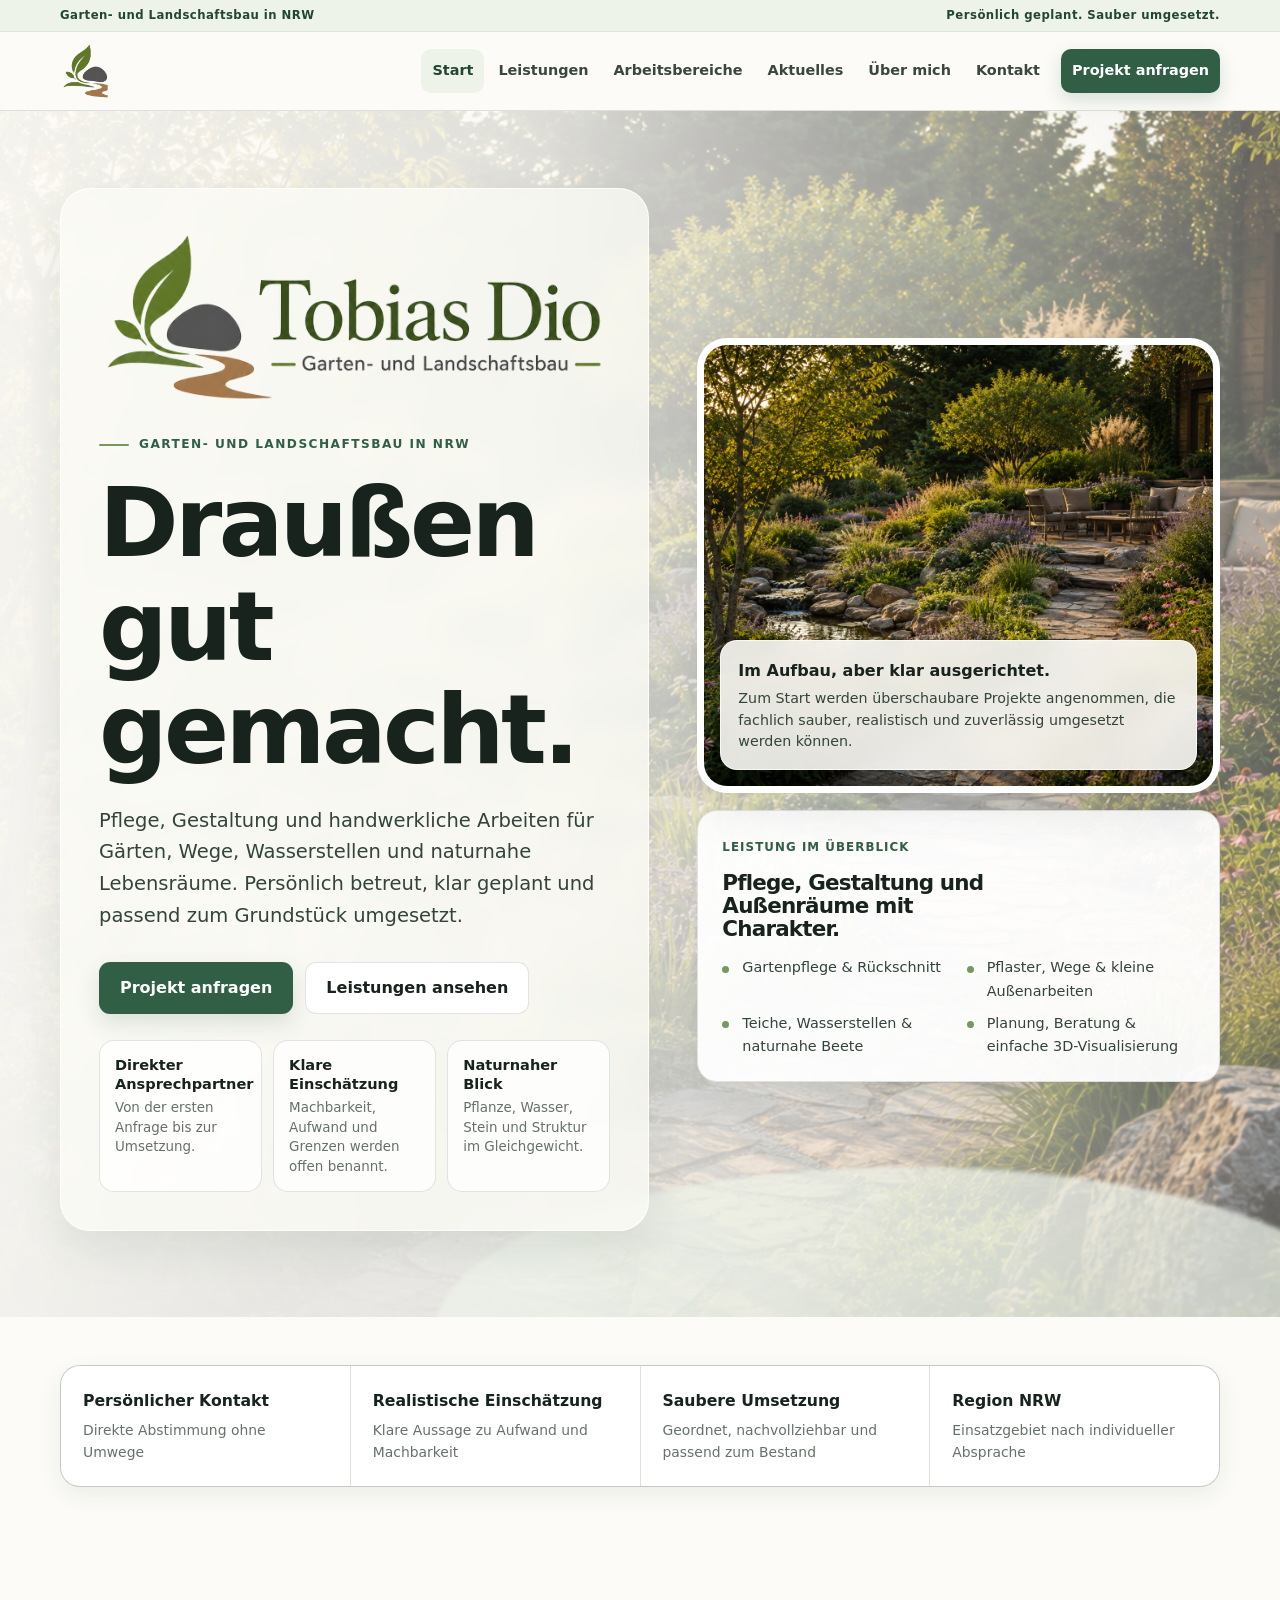
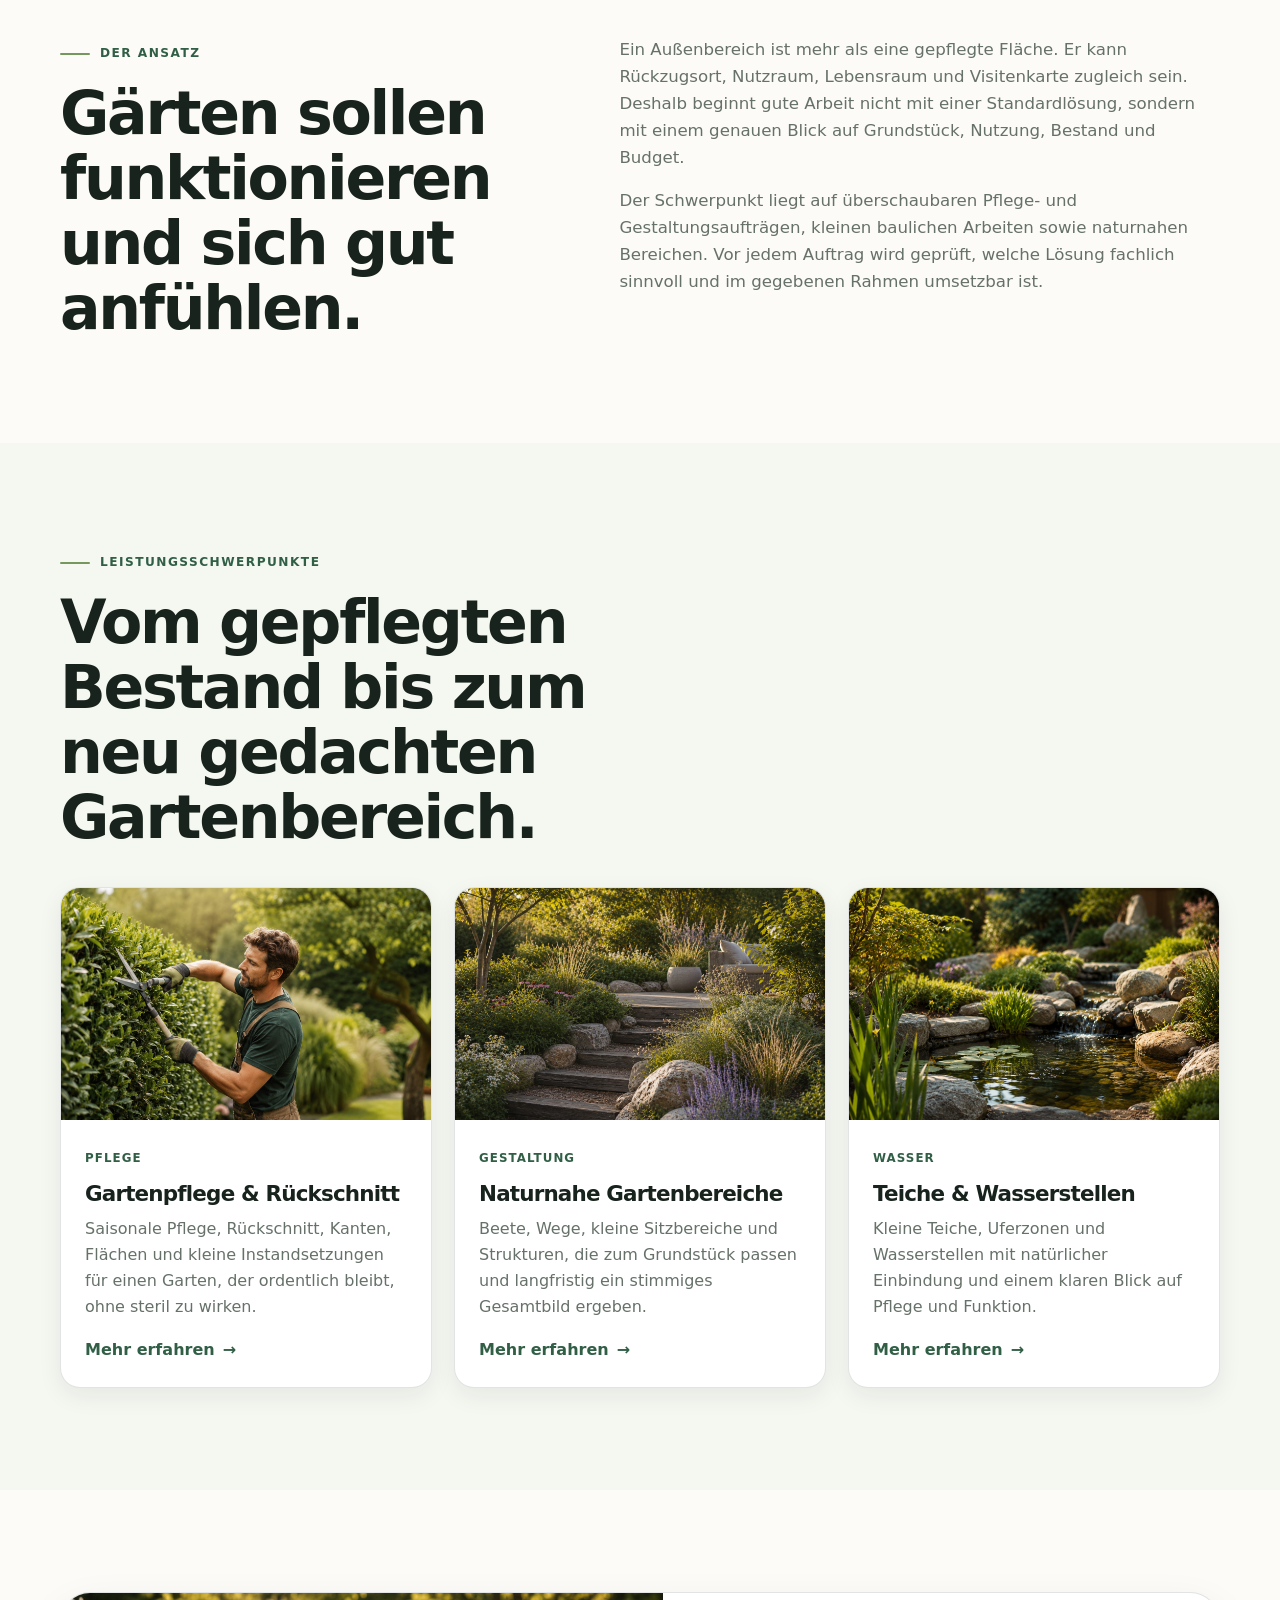
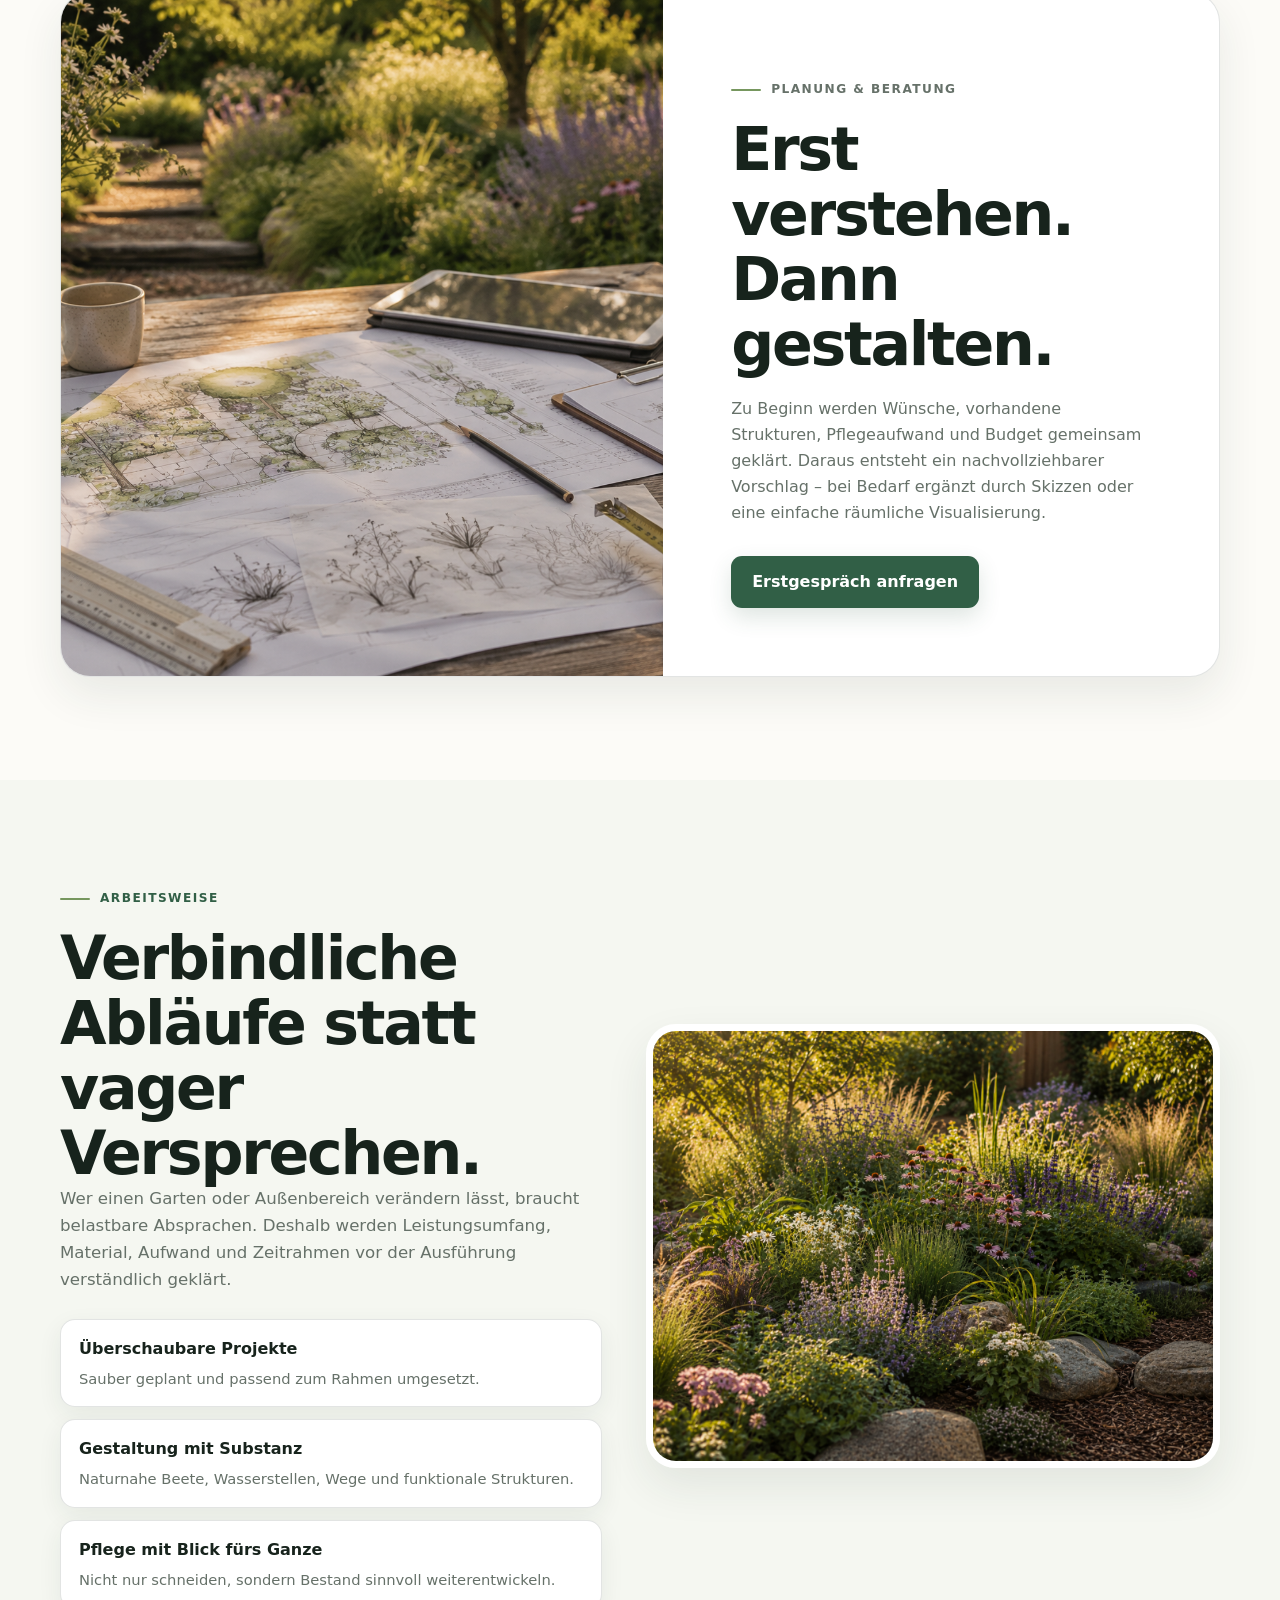
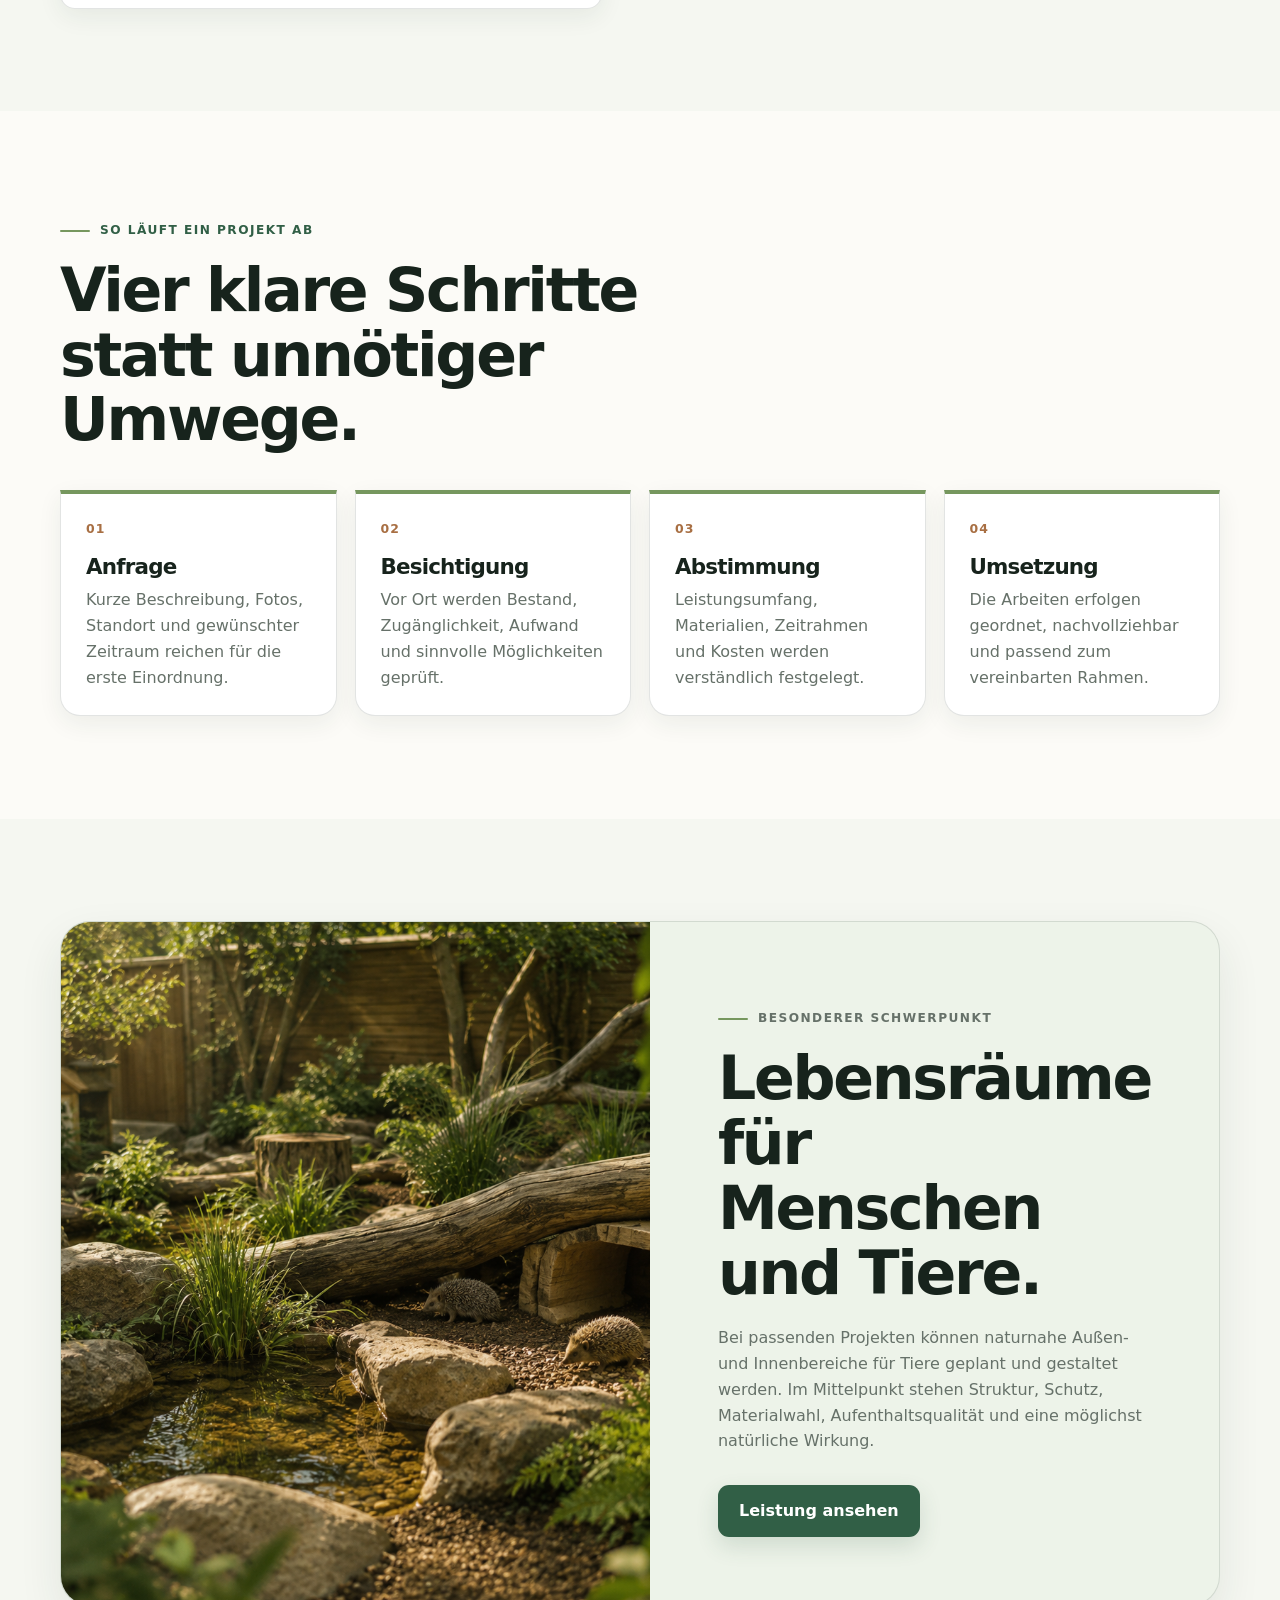
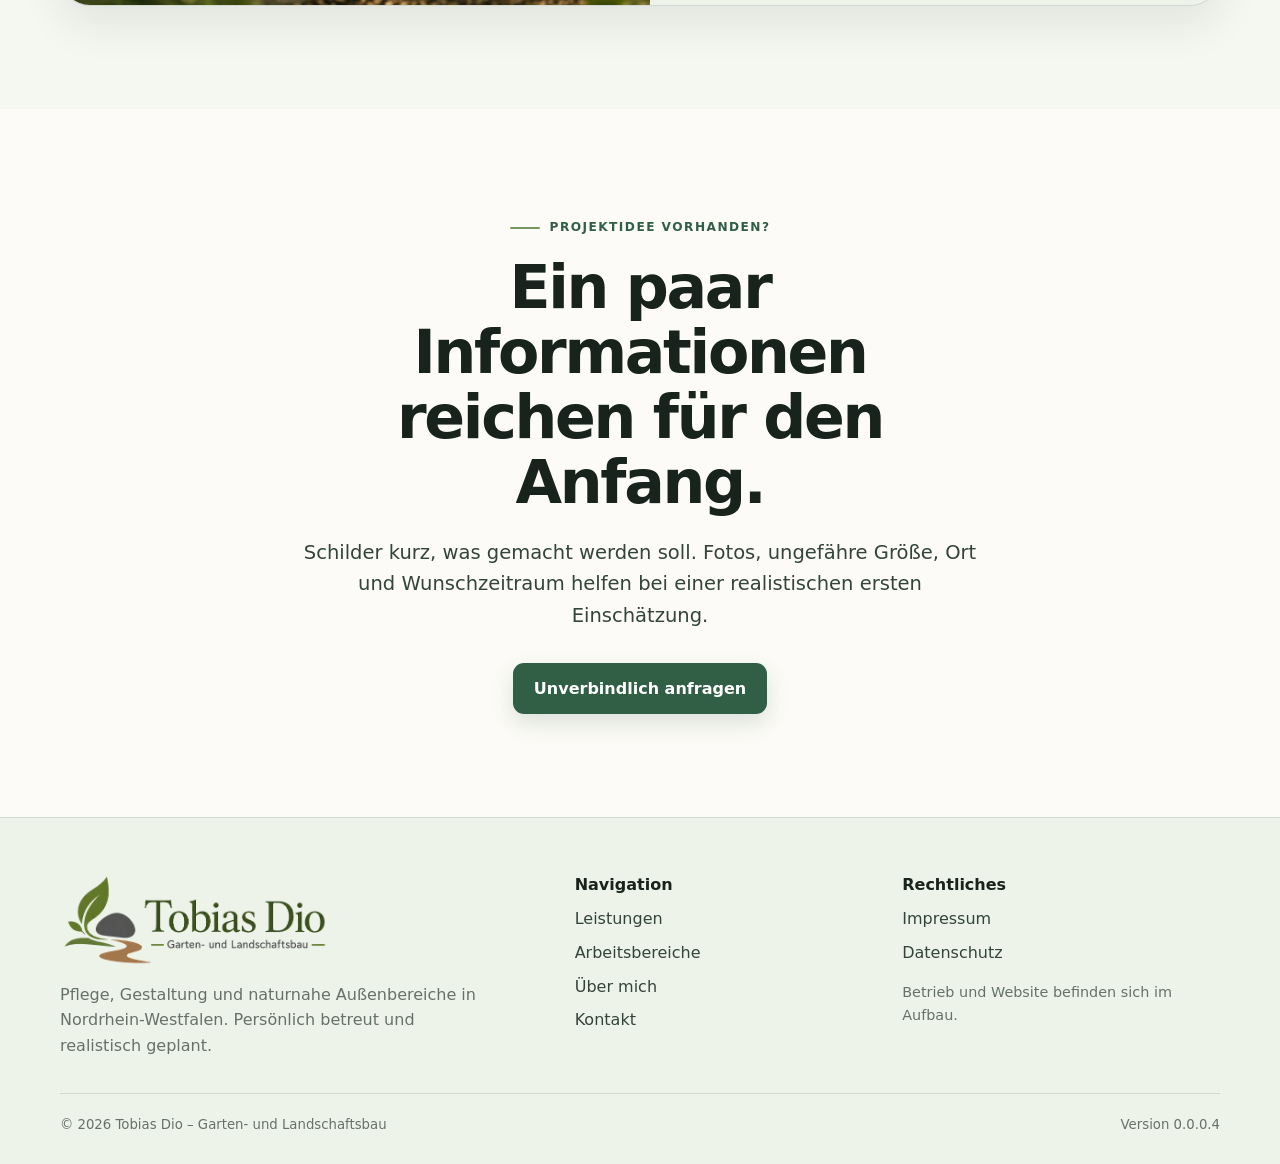
<file: index.html>
<!-- Tobias Dio Website | Version 0.0.0.4 -->
<!doctype html><html lang="de"><head><meta charset="utf-8"><meta name="viewport" content="width=device-width,initial-scale=1"><meta name="site-version" content="0.0.0.4"><title>Tobias Dio | Garten- und Landschaftsbau in NRW</title><meta name="description" content="Tobias Dio – Garten- und Landschaftsbau in NRW. Gartenpflege, naturnahe Gartengestaltung, kleine Pflasterarbeiten, Teichbau und Lebensräume für Tiere."><link rel="icon" type="image/png" href="assets/favicon-64.png"><link rel="stylesheet" href="styles.css"></head><body>
<div class="topbar"><div class="topbar-inner"><span>Garten- und Landschaftsbau in NRW</span><span>Persönlich geplant. Sauber umgesetzt.</span></div></div>
<header class="site-header"><div class="nav-wrap"><a class="brand brand-mark" href="index.html" aria-label="Tobias Dio – Garten- und Landschaftsbau, Startseite"><img class="brand-logo mark-only" src="assets/logo-mark.png" alt="Logo von Tobias Dio – Garten- und Landschaftsbau"></a><button class="nav-toggle" type="button" aria-label="Menü öffnen" aria-expanded="false" data-nav-toggle>☰</button><nav class="nav-links" data-nav-links><a class="active" href="index.html">Start</a><a href="angebote.html">Leistungen</a><a href="portfolio.html">Arbeitsbereiche</a><a href="aktuelles.html">Aktuelles</a><a href="about.html">Über mich</a><a href="kontakt.html">Kontakt</a><a class="nav-cta" href="kontakt.html">Projekt anfragen</a></nav></div></header>
<main>
<section class="hero">
  <div class="hero-grid">
    <div class="hero-copy">
      <img class="hero-logo" src="assets/logo-tobias-dio.png" alt="Tobias Dio – Garten- und Landschaftsbau">
      <p class="eyebrow">Garten- und Landschaftsbau in NRW</p>
      <h1>Draußen gut gemacht.</h1>
      <p class="lead">Pflege, Gestaltung und handwerkliche Arbeiten für Gärten, Wege, Wasserstellen und naturnahe Lebensräume. Persönlich betreut, klar geplant und passend zum Grundstück umgesetzt.</p>
      <div class="actions"><a class="button" href="kontakt.html">Projekt anfragen</a><a class="button secondary" href="angebote.html">Leistungen ansehen</a></div>
      <div class="hero-highlights">
        <div><strong>Direkter Ansprechpartner</strong><span>Von der ersten Anfrage bis zur Umsetzung.</span></div>
        <div><strong>Klare Einschätzung</strong><span>Machbarkeit, Aufwand und Grenzen werden offen benannt.</span></div>
        <div><strong>Naturnaher Blick</strong><span>Pflanze, Wasser, Stein und Struktur im Gleichgewicht.</span></div>
      </div>
    </div>
    <aside class="hero-aside">
      <div class="hero-aside-image">
        <img src="assets/images/gartengestaltung-1.png" alt="Stimmungsvoller naturnaher Gartenbereich">
        <div class="hero-badge"><strong>Im Aufbau, aber klar ausgerichtet.</strong><span>Zum Start werden überschaubare Projekte angenommen, die fachlich sauber, realistisch und zuverlässig umgesetzt werden können.</span></div>
      </div>
      <div class="hero-panel">
        <span class="tag">Leistung im Überblick</span>
        <h3>Pflege, Gestaltung und Außenräume mit Charakter.</h3>
        <ul class="hero-list">
          <li>Gartenpflege & Rückschnitt</li>
          <li>Pflaster, Wege & kleine Außenarbeiten</li>
          <li>Teiche, Wasserstellen & naturnahe Beete</li>
          <li>Planung, Beratung & einfache 3D-Visualisierung</li>
        </ul>
      </div>
    </aside>
  </div>
</section>
<section class="section compact">
  <div class="wrap trust-strip">
    <div class="trust-item"><strong>Persönlicher Kontakt</strong><span>Direkte Abstimmung ohne Umwege</span></div>
    <div class="trust-item"><strong>Realistische Einschätzung</strong><span>Klare Aussage zu Aufwand und Machbarkeit</span></div>
    <div class="trust-item"><strong>Saubere Umsetzung</strong><span>Geordnet, nachvollziehbar und passend zum Bestand</span></div>
    <div class="trust-item"><strong>Region NRW</strong><span>Einsatzgebiet nach individueller Absprache</span></div>
  </div>
</section>
<section class="section">
  <div class="wrap intro">
    <div>
      <p class="eyebrow">Der Ansatz</p>
      <h2>Gärten sollen funktionieren und sich gut anfühlen.</h2>
    </div>
    <div>
      <p class="copy">Ein Außenbereich ist mehr als eine gepflegte Fläche. Er kann Rückzugsort, Nutzraum, Lebensraum und Visitenkarte zugleich sein. Deshalb beginnt gute Arbeit nicht mit einer Standardlösung, sondern mit einem genauen Blick auf Grundstück, Nutzung, Bestand und Budget.</p>
      <p class="copy">Der Schwerpunkt liegt auf überschaubaren Pflege- und Gestaltungsaufträgen, kleinen baulichen Arbeiten sowie naturnahen Bereichen. Vor jedem Auftrag wird geprüft, welche Lösung fachlich sinnvoll und im gegebenen Rahmen umsetzbar ist.</p>
    </div>
  </div>
</section>
<section class="section alt">
  <div class="wrap">
    <p class="eyebrow">Leistungsschwerpunkte</p>
    <h2>Vom gepflegten Bestand bis zum neu gedachten Gartenbereich.</h2>
    <div class="grid three" style="margin-top:38px">
      <article class="card"><img class="card-image" src="assets/images/gartenpflege.png" alt="Gartenpflege und Rückschnitt"><div class="card-body"><span class="tag">Pflege</span><h3>Gartenpflege & Rückschnitt</h3><p>Saisonale Pflege, Rückschnitt, Kanten, Flächen und kleine Instandsetzungen für einen Garten, der ordentlich bleibt, ohne steril zu wirken.</p><a class="service-link" href="angebote.html#pflege">Mehr erfahren</a></div></article>
      <article class="card"><img class="card-image" src="assets/images/gartengestaltung-2.png" alt="Naturnahe Gartengestaltung"><div class="card-body"><span class="tag">Gestaltung</span><h3>Naturnahe Gartenbereiche</h3><p>Beete, Wege, kleine Sitzbereiche und Strukturen, die zum Grundstück passen und langfristig ein stimmiges Gesamtbild ergeben.</p><a class="service-link" href="angebote.html#gestaltung">Mehr erfahren</a></div></article>
      <article class="card"><img class="card-image" src="assets/images/teich-wasser.png" alt="Naturnaher Gartenteich"><div class="card-body"><span class="tag">Wasser</span><h3>Teiche & Wasserstellen</h3><p>Kleine Teiche, Uferzonen und Wasserstellen mit natürlicher Einbindung und einem klaren Blick auf Pflege und Funktion.</p><a class="service-link" href="angebote.html#wasser">Mehr erfahren</a></div></article>
    </div>
  </div>
</section>
<section class="section">
  <div class="wrap feature-band">
    <div class="visual" style="background-image:url('assets/images/planung-beratung.png')"></div>
    <div class="text">
      <p class="eyebrow">Planung & Beratung</p>
      <h2>Erst verstehen. Dann gestalten.</h2>
      <p>Zu Beginn werden Wünsche, vorhandene Strukturen, Pflegeaufwand und Budget gemeinsam geklärt. Daraus entsteht ein nachvollziehbarer Vorschlag – bei Bedarf ergänzt durch Skizzen oder eine einfache räumliche Visualisierung.</p>
      <div class="actions"><a class="button" href="kontakt.html">Erstgespräch anfragen</a></div>
    </div>
  </div>
</section>
<section class="section alt">
  <div class="wrap split-highlight">
    <div class="split-copy">
      <p class="eyebrow">Arbeitsweise</p>
      <h2>Verbindliche Abläufe statt vager Versprechen.</h2>
      <p class="copy">Wer einen Garten oder Außenbereich verändern lässt, braucht belastbare Absprachen. Deshalb werden Leistungsumfang, Material, Aufwand und Zeitrahmen vor der Ausführung verständlich geklärt.</p>
      <div class="mini-points">
        <div><strong>Überschaubare Projekte</strong><span>Sauber geplant und passend zum Rahmen umgesetzt.</span></div>
        <div><strong>Gestaltung mit Substanz</strong><span>Naturnahe Beete, Wasserstellen, Wege und funktionale Strukturen.</span></div>
        <div><strong>Pflege mit Blick fürs Ganze</strong><span>Nicht nur schneiden, sondern Bestand sinnvoll weiterentwickeln.</span></div>
      </div>
    </div>
    <div class="split-image-card">
      <img src="assets/images/naturnahe-beete.png" alt="Naturnahes Beet mit Struktur und Blüten">
    </div>
  </div>
</section>
<section class="section">
  <div class="wrap">
    <p class="eyebrow">So läuft ein Projekt ab</p>
    <h2>Vier klare Schritte statt unnötiger Umwege.</h2>
    <div class="process" style="margin-top:38px">
      <div class="process-item"><h3>Anfrage</h3><p>Kurze Beschreibung, Fotos, Standort und gewünschter Zeitraum reichen für die erste Einordnung.</p></div>
      <div class="process-item"><h3>Besichtigung</h3><p>Vor Ort werden Bestand, Zugänglichkeit, Aufwand und sinnvolle Möglichkeiten geprüft.</p></div>
      <div class="process-item"><h3>Abstimmung</h3><p>Leistungsumfang, Materialien, Zeitrahmen und Kosten werden verständlich festgelegt.</p></div>
      <div class="process-item"><h3>Umsetzung</h3><p>Die Arbeiten erfolgen geordnet, nachvollziehbar und passend zum vereinbarten Rahmen.</p></div>
    </div>
  </div>
</section>
<section class="section alt">
  <div class="wrap feature-band feature-band-light">
    <div class="visual" style="background-image:url('assets/images/lebensraeume-tiere.png')"></div>
    <div class="text">
      <p class="eyebrow">Besonderer Schwerpunkt</p>
      <h2>Lebensräume für Menschen und Tiere.</h2>
      <p>Bei passenden Projekten können naturnahe Außen- und Innenbereiche für Tiere geplant und gestaltet werden. Im Mittelpunkt stehen Struktur, Schutz, Materialwahl, Aufenthaltsqualität und eine möglichst natürliche Wirkung.</p>
      <div class="actions"><a class="button" href="angebote.html#tiere">Leistung ansehen</a></div>
    </div>
  </div>
</section>
<section class="section">
  <div class="wrap" style="text-align:center">
    <p class="eyebrow">Projektidee vorhanden?</p>
    <h2 style="margin-inline:auto">Ein paar Informationen reichen für den Anfang.</h2>
    <p class="lead" style="margin-inline:auto">Schilder kurz, was gemacht werden soll. Fotos, ungefähre Größe, Ort und Wunschzeitraum helfen bei einer realistischen ersten Einschätzung.</p>
    <div class="actions" style="justify-content:center"><a class="button" href="kontakt.html">Unverbindlich anfragen</a></div>
  </div>
</section>
</main>
<footer class="site-footer"><div class="wrap"><div class="footer-grid"><div class="footer-brand"><img class="footer-logo" src="assets/logo-tobias-dio.png" alt="Tobias Dio – Garten- und Landschaftsbau"><p>Pflege, Gestaltung und naturnahe Außenbereiche in Nordrhein-Westfalen. Persönlich betreut und realistisch geplant.</p></div><div><strong>Navigation</strong><div class="footer-links"><a href="angebote.html">Leistungen</a><a href="portfolio.html">Arbeitsbereiche</a><a href="about.html">Über mich</a><a href="kontakt.html">Kontakt</a></div></div><div><strong>Rechtliches</strong><div class="footer-links"><a href="impressum.html">Impressum</a><a href="datenschutz.html">Datenschutz</a></div><p class="footer-status">Betrieb und Website befinden sich im Aufbau.</p></div></div><div class="footer-bottom"><span>© 2026 Tobias Dio – Garten- und Landschaftsbau</span><span>Version 0.0.0.4</span></div></div></footer><script src="script.js"></script></body></html>
</file>
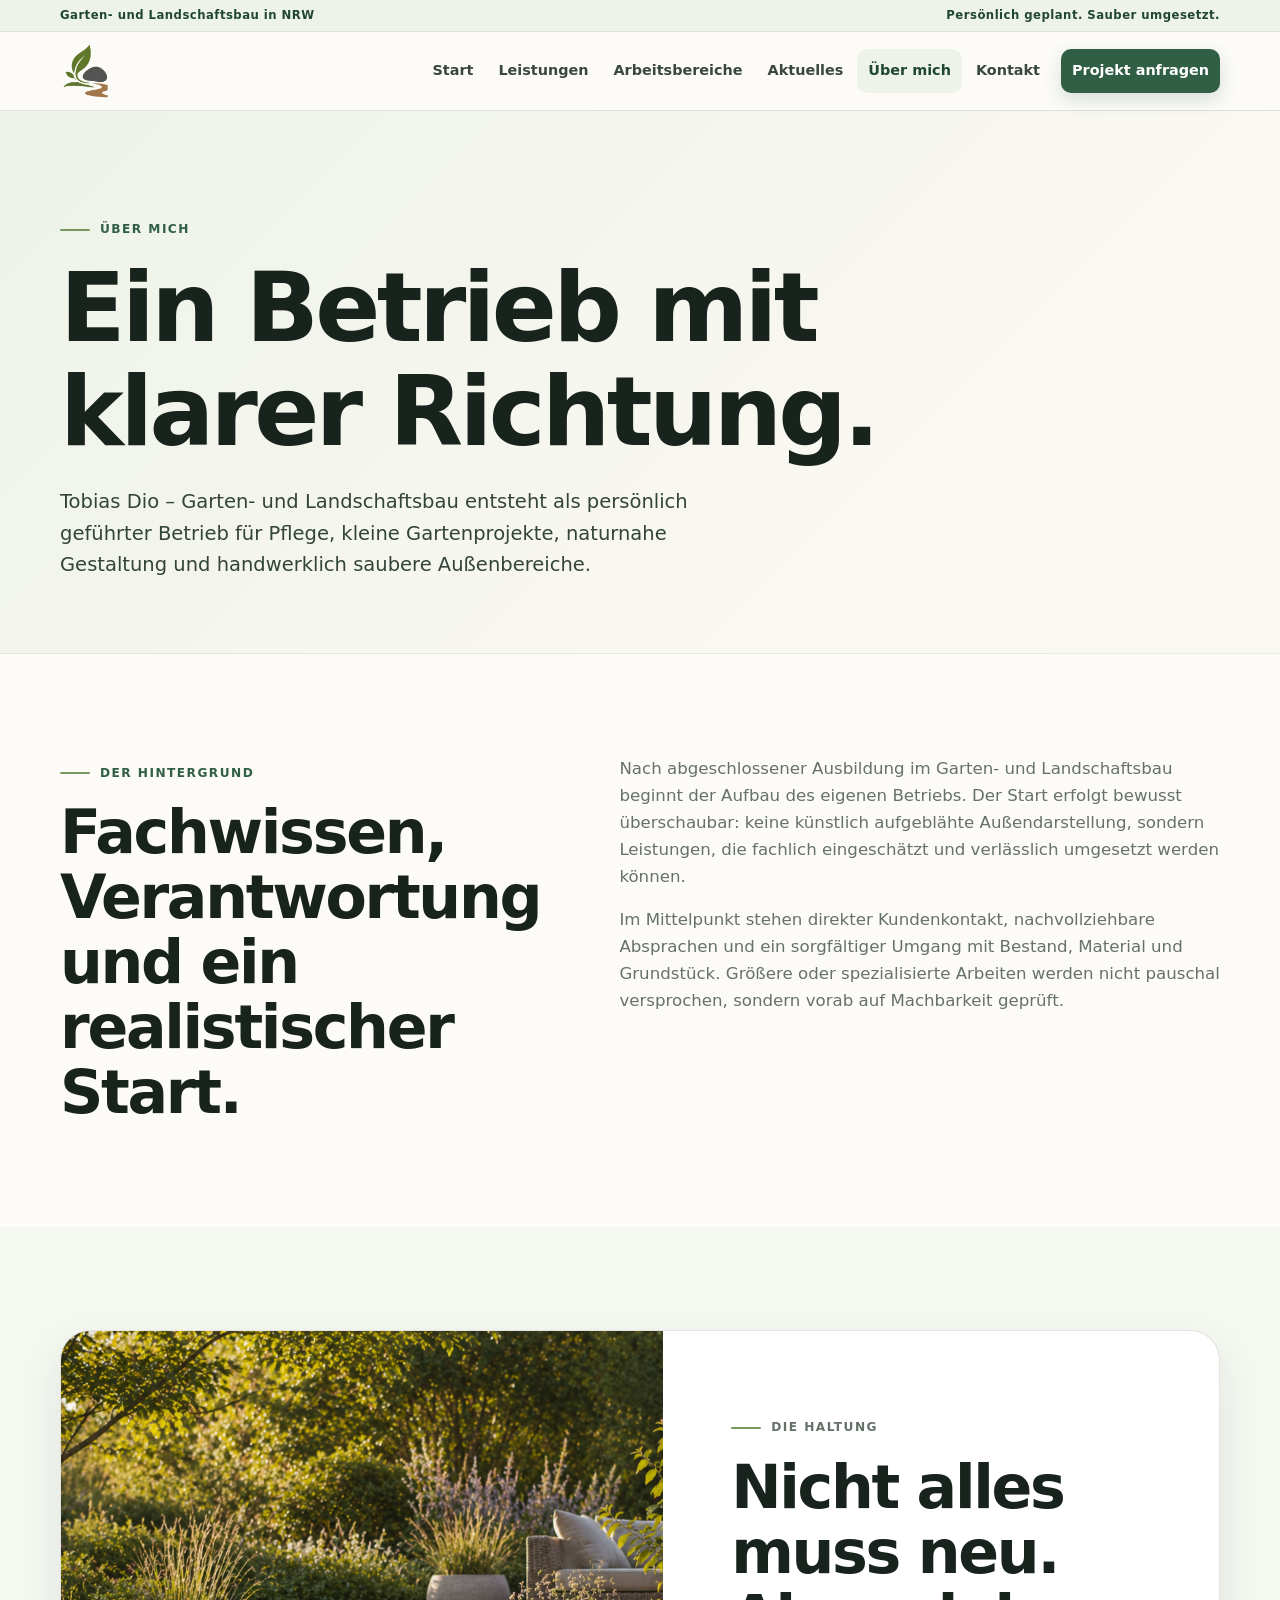
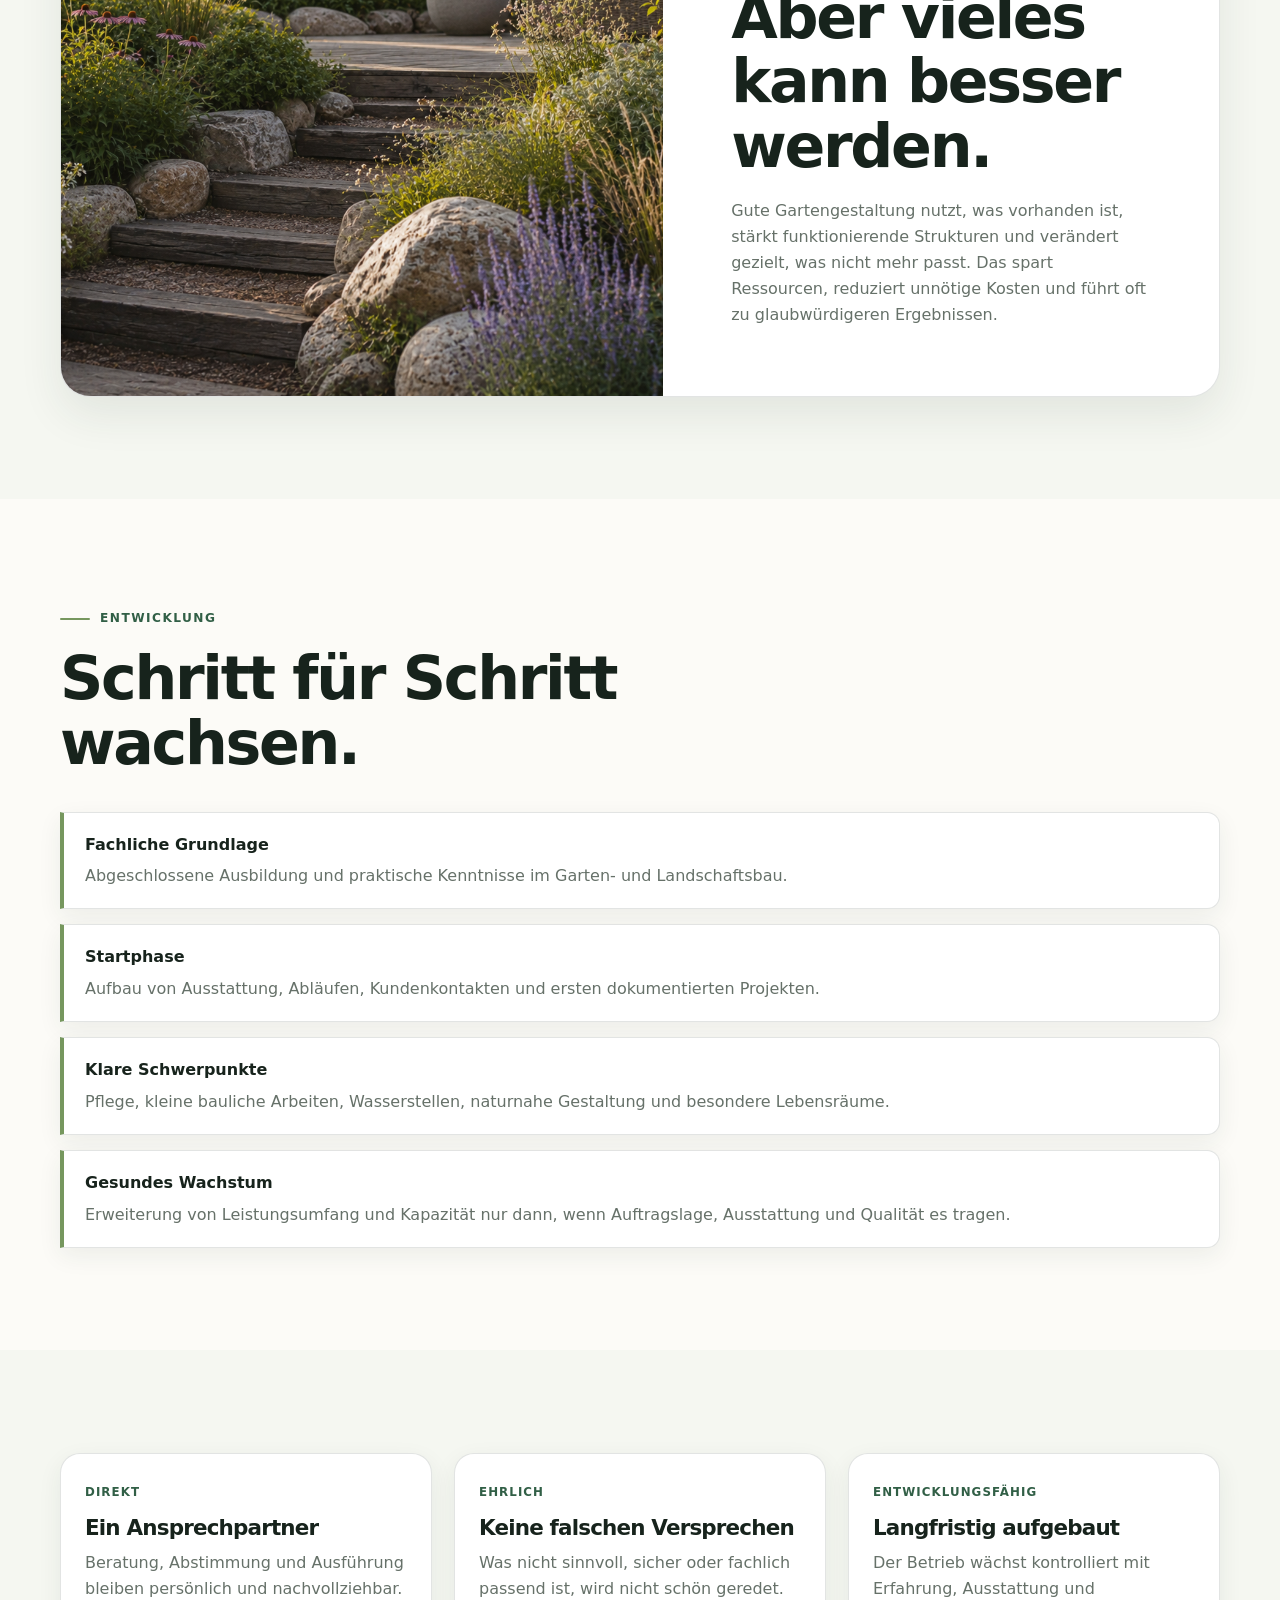
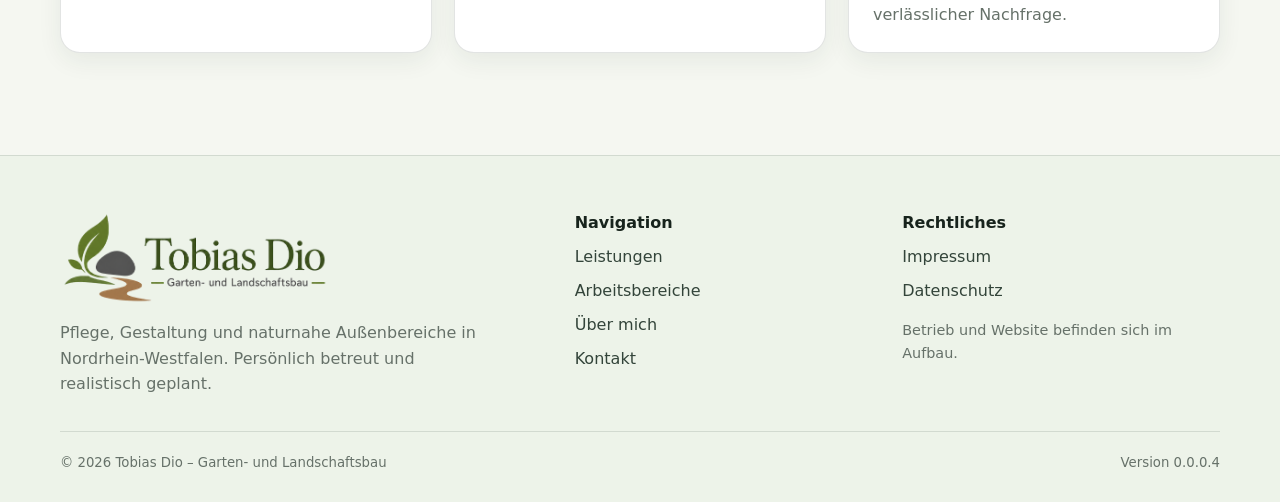
<file: about.html>
<!-- Tobias Dio Website | Version 0.0.0.4 -->
<!doctype html><html lang="de"><head><meta charset="utf-8"><meta name="viewport" content="width=device-width,initial-scale=1"><meta name="site-version" content="0.0.0.4"><title>Über mich | Tobias Dio Garten- und Landschaftsbau</title><meta name="description" content="Über Tobias Dio und den Aufbau eines persönlichen Garten- und Landschaftsbaubetriebs in NRW."><link rel="icon" type="image/png" href="assets/favicon-64.png"><link rel="stylesheet" href="styles.css"></head><body>
<div class="topbar"><div class="topbar-inner"><span>Garten- und Landschaftsbau in NRW</span><span>Persönlich geplant. Sauber umgesetzt.</span></div></div>
<header class="site-header"><div class="nav-wrap"><a class="brand brand-mark" href="index.html" aria-label="Tobias Dio – Garten- und Landschaftsbau, Startseite"><img class="brand-logo mark-only" src="assets/logo-mark.png" alt="Logo von Tobias Dio – Garten- und Landschaftsbau"></a><button class="nav-toggle" type="button" aria-label="Menü öffnen" aria-expanded="false" data-nav-toggle>☰</button><nav class="nav-links" data-nav-links><a href="index.html">Start</a><a href="angebote.html">Leistungen</a><a href="portfolio.html">Arbeitsbereiche</a><a href="aktuelles.html">Aktuelles</a><a class="active" href="about.html">Über mich</a><a href="kontakt.html">Kontakt</a><a class="nav-cta" href="kontakt.html">Projekt anfragen</a></nav></div></header>
<main><section class="page-hero"><div class="wrap"><p class="eyebrow">Über mich</p><h1>Ein Betrieb mit klarer Richtung.</h1><p class="lead">Tobias Dio – Garten- und Landschaftsbau entsteht als persönlich geführter Betrieb für Pflege, kleine Gartenprojekte, naturnahe Gestaltung und handwerklich saubere Außenbereiche.</p></div></section>
<section class="section"><div class="wrap intro"><div><p class="eyebrow">Der Hintergrund</p><h2>Fachwissen, Verantwortung und ein realistischer Start.</h2></div><div><p class="copy">Nach abgeschlossener Ausbildung im Garten- und Landschaftsbau beginnt der Aufbau des eigenen Betriebs. Der Start erfolgt bewusst überschaubar: keine künstlich aufgeblähte Außendarstellung, sondern Leistungen, die fachlich eingeschätzt und verlässlich umgesetzt werden können.</p><p class="copy">Im Mittelpunkt stehen direkter Kundenkontakt, nachvollziehbare Absprachen und ein sorgfältiger Umgang mit Bestand, Material und Grundstück. Größere oder spezialisierte Arbeiten werden nicht pauschal versprochen, sondern vorab auf Machbarkeit geprüft.</p></div></div></section>
<section class="section alt"><div class="wrap feature-band"><div class="visual" style="background-image:url('assets/images/gartengestaltung-2.png')"></div><div class="text"><p class="eyebrow">Die Haltung</p><h2>Nicht alles muss neu. Aber vieles kann besser werden.</h2><p>Gute Gartengestaltung nutzt, was vorhanden ist, stärkt funktionierende Strukturen und verändert gezielt, was nicht mehr passt. Das spart Ressourcen, reduziert unnötige Kosten und führt oft zu glaubwürdigeren Ergebnissen.</p></div></div></section>
<section class="section"><div class="wrap"><p class="eyebrow">Entwicklung</p><h2>Schritt für Schritt wachsen.</h2><div class="timeline" style="margin-top:36px"><div class="timeline-item"><strong>Fachliche Grundlage</strong><p>Abgeschlossene Ausbildung und praktische Kenntnisse im Garten- und Landschaftsbau.</p></div><div class="timeline-item"><strong>Startphase</strong><p>Aufbau von Ausstattung, Abläufen, Kundenkontakten und ersten dokumentierten Projekten.</p></div><div class="timeline-item"><strong>Klare Schwerpunkte</strong><p>Pflege, kleine bauliche Arbeiten, Wasserstellen, naturnahe Gestaltung und besondere Lebensräume.</p></div><div class="timeline-item"><strong>Gesundes Wachstum</strong><p>Erweiterung von Leistungsumfang und Kapazität nur dann, wenn Auftragslage, Ausstattung und Qualität es tragen.</p></div></div></div></section>
<section class="section alt"><div class="wrap grid three"><article class="card"><div class="card-body"><span class="tag">Direkt</span><h3>Ein Ansprechpartner</h3><p>Beratung, Abstimmung und Ausführung bleiben persönlich und nachvollziehbar.</p></div></article><article class="card"><div class="card-body"><span class="tag">Ehrlich</span><h3>Keine falschen Versprechen</h3><p>Was nicht sinnvoll, sicher oder fachlich passend ist, wird nicht schön geredet.</p></div></article><article class="card"><div class="card-body"><span class="tag">Entwicklungsfähig</span><h3>Langfristig aufgebaut</h3><p>Der Betrieb wächst kontrolliert mit Erfahrung, Ausstattung und verlässlicher Nachfrage.</p></div></article></div></section></main>
<footer class="site-footer"><div class="wrap"><div class="footer-grid"><div class="footer-brand"><img class="footer-logo" src="assets/logo-tobias-dio.png" alt="Tobias Dio – Garten- und Landschaftsbau"><p>Pflege, Gestaltung und naturnahe Außenbereiche in Nordrhein-Westfalen. Persönlich betreut und realistisch geplant.</p></div><div><strong>Navigation</strong><div class="footer-links"><a href="angebote.html">Leistungen</a><a href="portfolio.html">Arbeitsbereiche</a><a href="about.html">Über mich</a><a href="kontakt.html">Kontakt</a></div></div><div><strong>Rechtliches</strong><div class="footer-links"><a href="impressum.html">Impressum</a><a href="datenschutz.html">Datenschutz</a></div><p class="footer-status">Betrieb und Website befinden sich im Aufbau.</p></div></div><div class="footer-bottom"><span>© 2026 Tobias Dio – Garten- und Landschaftsbau</span><span>Version 0.0.0.4</span></div></div></footer><script src="script.js"></script></body></html>
</file>
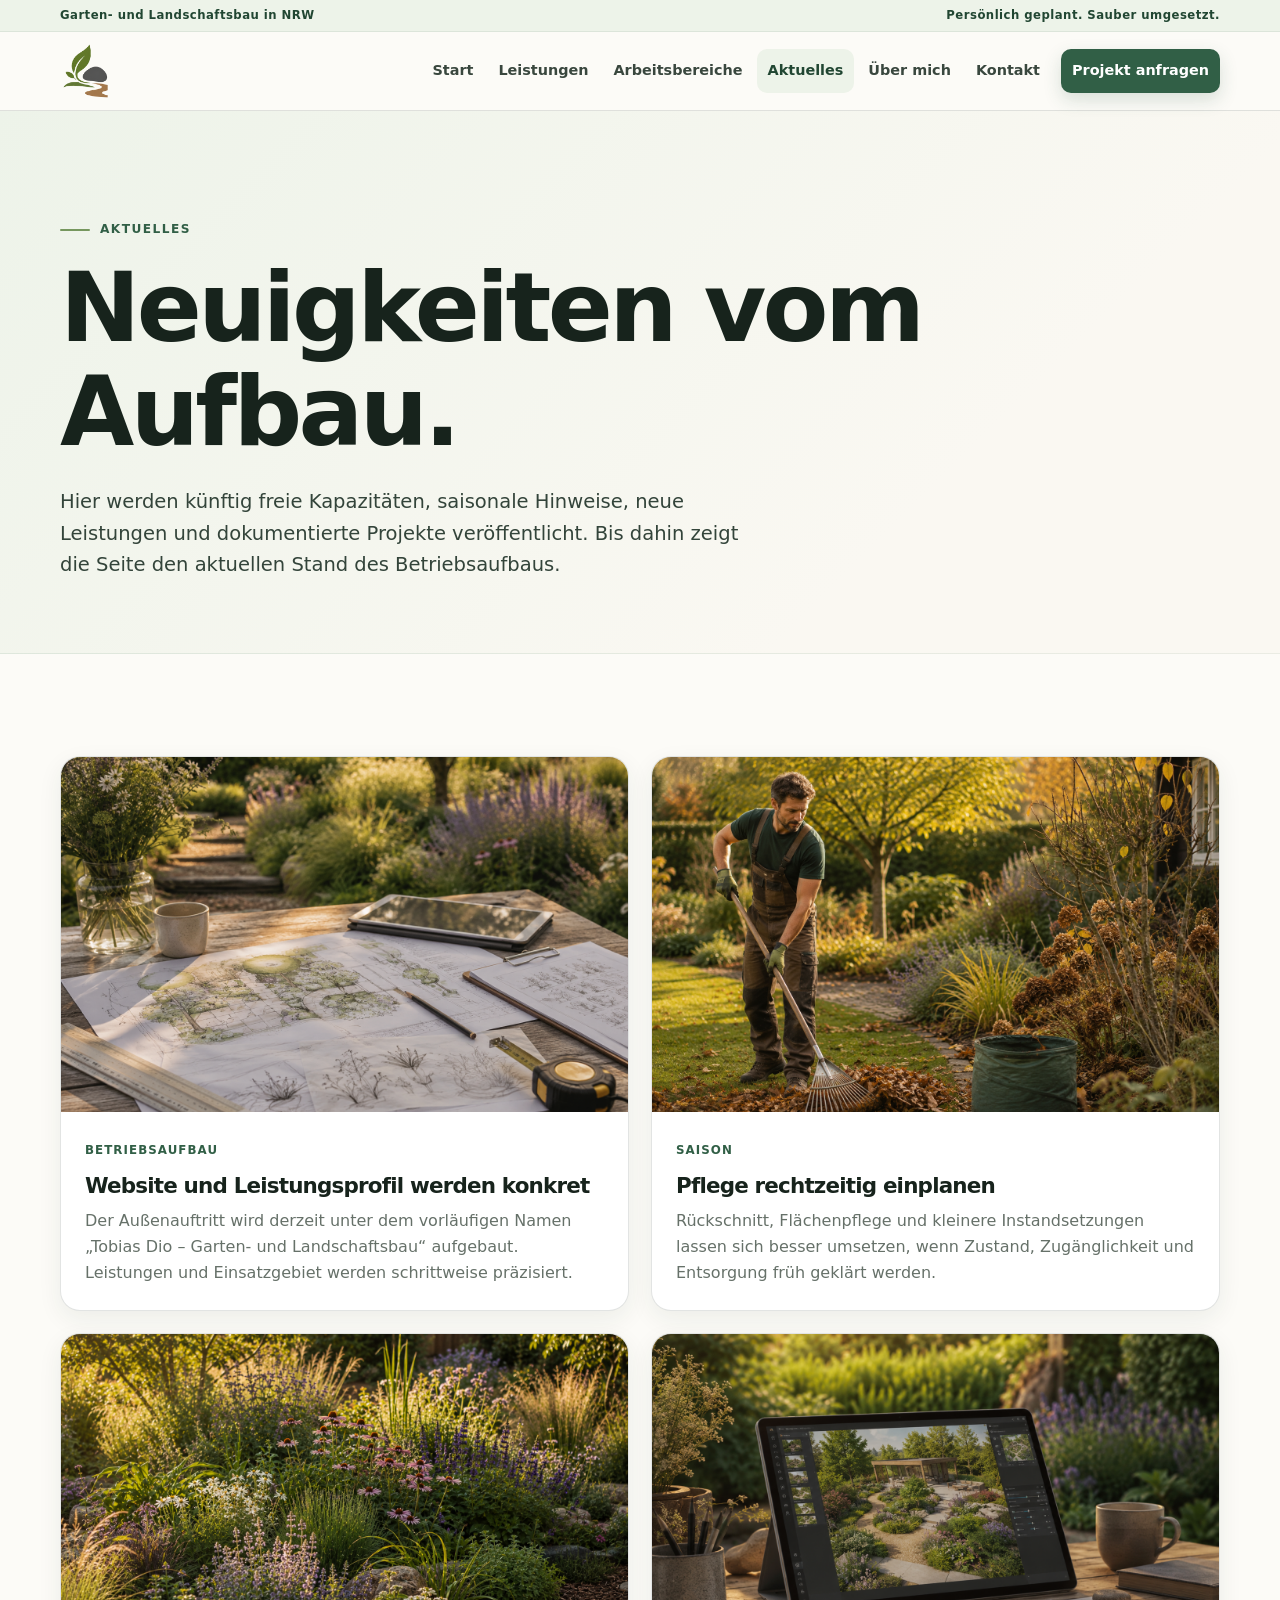
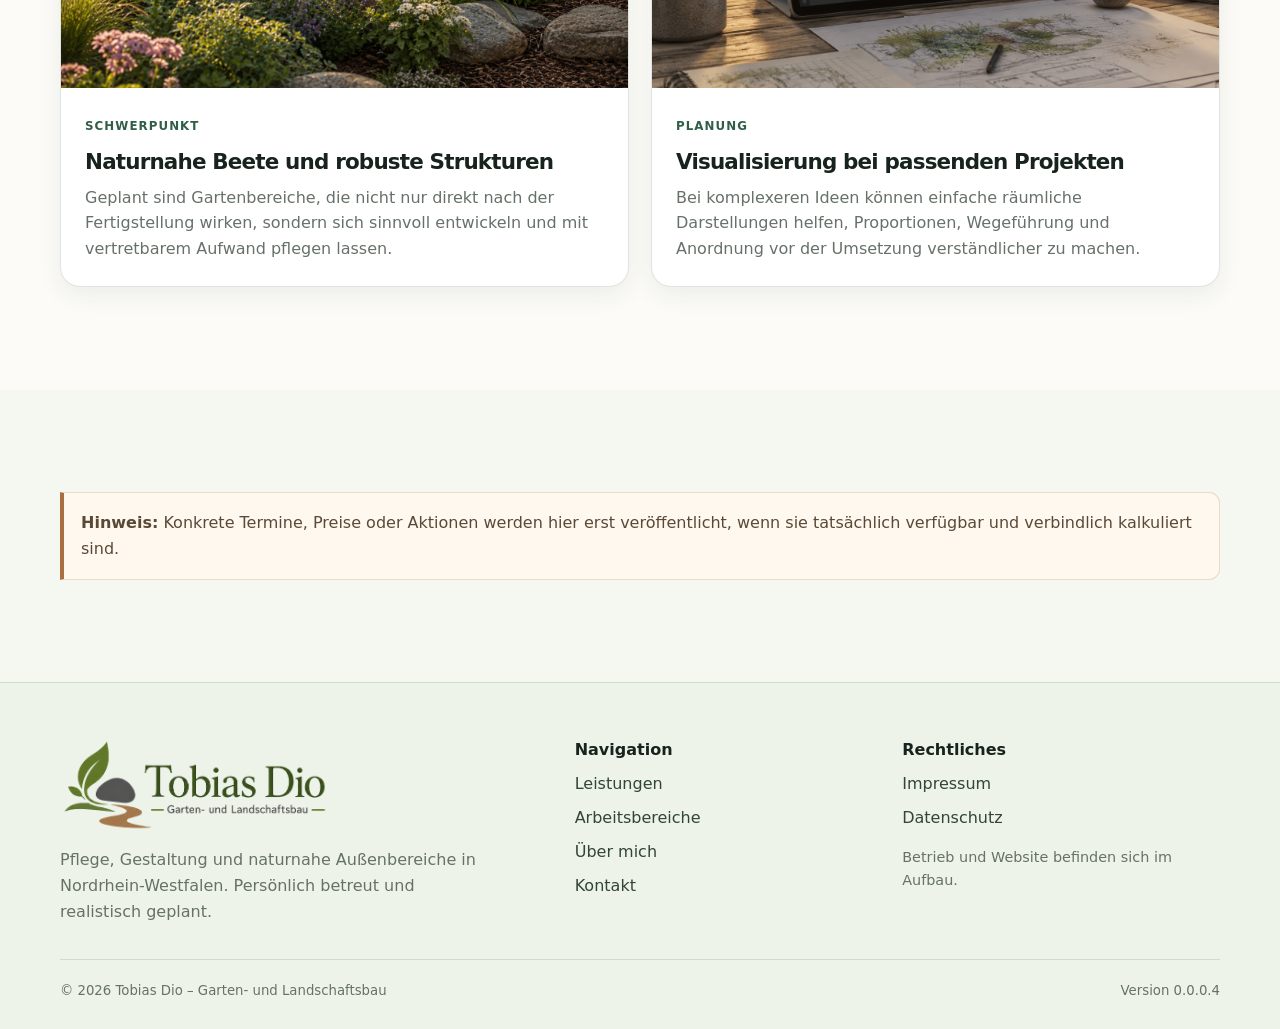
<file: aktuelles.html>
<!-- Tobias Dio Website | Version 0.0.0.4 -->
<!doctype html><html lang="de"><head><meta charset="utf-8"><meta name="viewport" content="width=device-width,initial-scale=1"><meta name="site-version" content="0.0.0.4"><title>Aktuelles | Tobias Dio Garten- und Landschaftsbau</title><meta name="description" content="Aktuelles zum Betriebsaufbau, saisonale Hinweise und neue Arbeitsbereiche von Tobias Dio Garten- und Landschaftsbau."><link rel="icon" type="image/png" href="assets/favicon-64.png"><link rel="stylesheet" href="styles.css"></head><body>
<div class="topbar"><div class="topbar-inner"><span>Garten- und Landschaftsbau in NRW</span><span>Persönlich geplant. Sauber umgesetzt.</span></div></div>
<header class="site-header"><div class="nav-wrap"><a class="brand brand-mark" href="index.html" aria-label="Tobias Dio – Garten- und Landschaftsbau, Startseite"><img class="brand-logo mark-only" src="assets/logo-mark.png" alt="Logo von Tobias Dio – Garten- und Landschaftsbau"></a><button class="nav-toggle" type="button" aria-label="Menü öffnen" aria-expanded="false" data-nav-toggle>☰</button><nav class="nav-links" data-nav-links><a href="index.html">Start</a><a href="angebote.html">Leistungen</a><a href="portfolio.html">Arbeitsbereiche</a><a class="active" href="aktuelles.html">Aktuelles</a><a href="about.html">Über mich</a><a href="kontakt.html">Kontakt</a><a class="nav-cta" href="kontakt.html">Projekt anfragen</a></nav></div></header>
<main><section class="page-hero"><div class="wrap"><p class="eyebrow">Aktuelles</p><h1>Neuigkeiten vom Aufbau.</h1><p class="lead">Hier werden künftig freie Kapazitäten, saisonale Hinweise, neue Leistungen und dokumentierte Projekte veröffentlicht. Bis dahin zeigt die Seite den aktuellen Stand des Betriebsaufbaus.</p></div></section>
<section class="section"><div class="wrap grid two"><article class="card"><img class="card-image" src="assets/images/planung-beratung.png" alt="Planung und Beratung"><div class="card-body"><span class="tag">Betriebsaufbau</span><h3>Website und Leistungsprofil werden konkret</h3><p>Der Außenauftritt wird derzeit unter dem vorläufigen Namen „Tobias Dio – Garten- und Landschaftsbau“ aufgebaut. Leistungen und Einsatzgebiet werden schrittweise präzisiert.</p></div></article><article class="card"><img class="card-image" src="assets/images/saisonale-betreuung.png" alt="Saisonale Gartenpflege"><div class="card-body"><span class="tag">Saison</span><h3>Pflege rechtzeitig einplanen</h3><p>Rückschnitt, Flächenpflege und kleinere Instandsetzungen lassen sich besser umsetzen, wenn Zustand, Zugänglichkeit und Entsorgung früh geklärt werden.</p></div></article><article class="card"><img class="card-image" src="assets/images/naturnahe-beete.png" alt="Naturnahes Beet"><div class="card-body"><span class="tag">Schwerpunkt</span><h3>Naturnahe Beete und robuste Strukturen</h3><p>Geplant sind Gartenbereiche, die nicht nur direkt nach der Fertigstellung wirken, sondern sich sinnvoll entwickeln und mit vertretbarem Aufwand pflegen lassen.</p></div></article><article class="card"><img class="card-image" src="assets/images/visualisierung-3d.png" alt="Digitale Gartenvisualisierung"><div class="card-body"><span class="tag">Planung</span><h3>Visualisierung bei passenden Projekten</h3><p>Bei komplexeren Ideen können einfache räumliche Darstellungen helfen, Proportionen, Wegeführung und Anordnung vor der Umsetzung verständlicher zu machen.</p></div></article></div></section>
<section class="section alt"><div class="wrap notice"><strong>Hinweis:</strong> Konkrete Termine, Preise oder Aktionen werden hier erst veröffentlicht, wenn sie tatsächlich verfügbar und verbindlich kalkuliert sind.</div></section></main>
<footer class="site-footer"><div class="wrap"><div class="footer-grid"><div class="footer-brand"><img class="footer-logo" src="assets/logo-tobias-dio.png" alt="Tobias Dio – Garten- und Landschaftsbau"><p>Pflege, Gestaltung und naturnahe Außenbereiche in Nordrhein-Westfalen. Persönlich betreut und realistisch geplant.</p></div><div><strong>Navigation</strong><div class="footer-links"><a href="angebote.html">Leistungen</a><a href="portfolio.html">Arbeitsbereiche</a><a href="about.html">Über mich</a><a href="kontakt.html">Kontakt</a></div></div><div><strong>Rechtliches</strong><div class="footer-links"><a href="impressum.html">Impressum</a><a href="datenschutz.html">Datenschutz</a></div><p class="footer-status">Betrieb und Website befinden sich im Aufbau.</p></div></div><div class="footer-bottom"><span>© 2026 Tobias Dio – Garten- und Landschaftsbau</span><span>Version 0.0.0.4</span></div></div></footer><script src="script.js"></script></body></html>
</file>
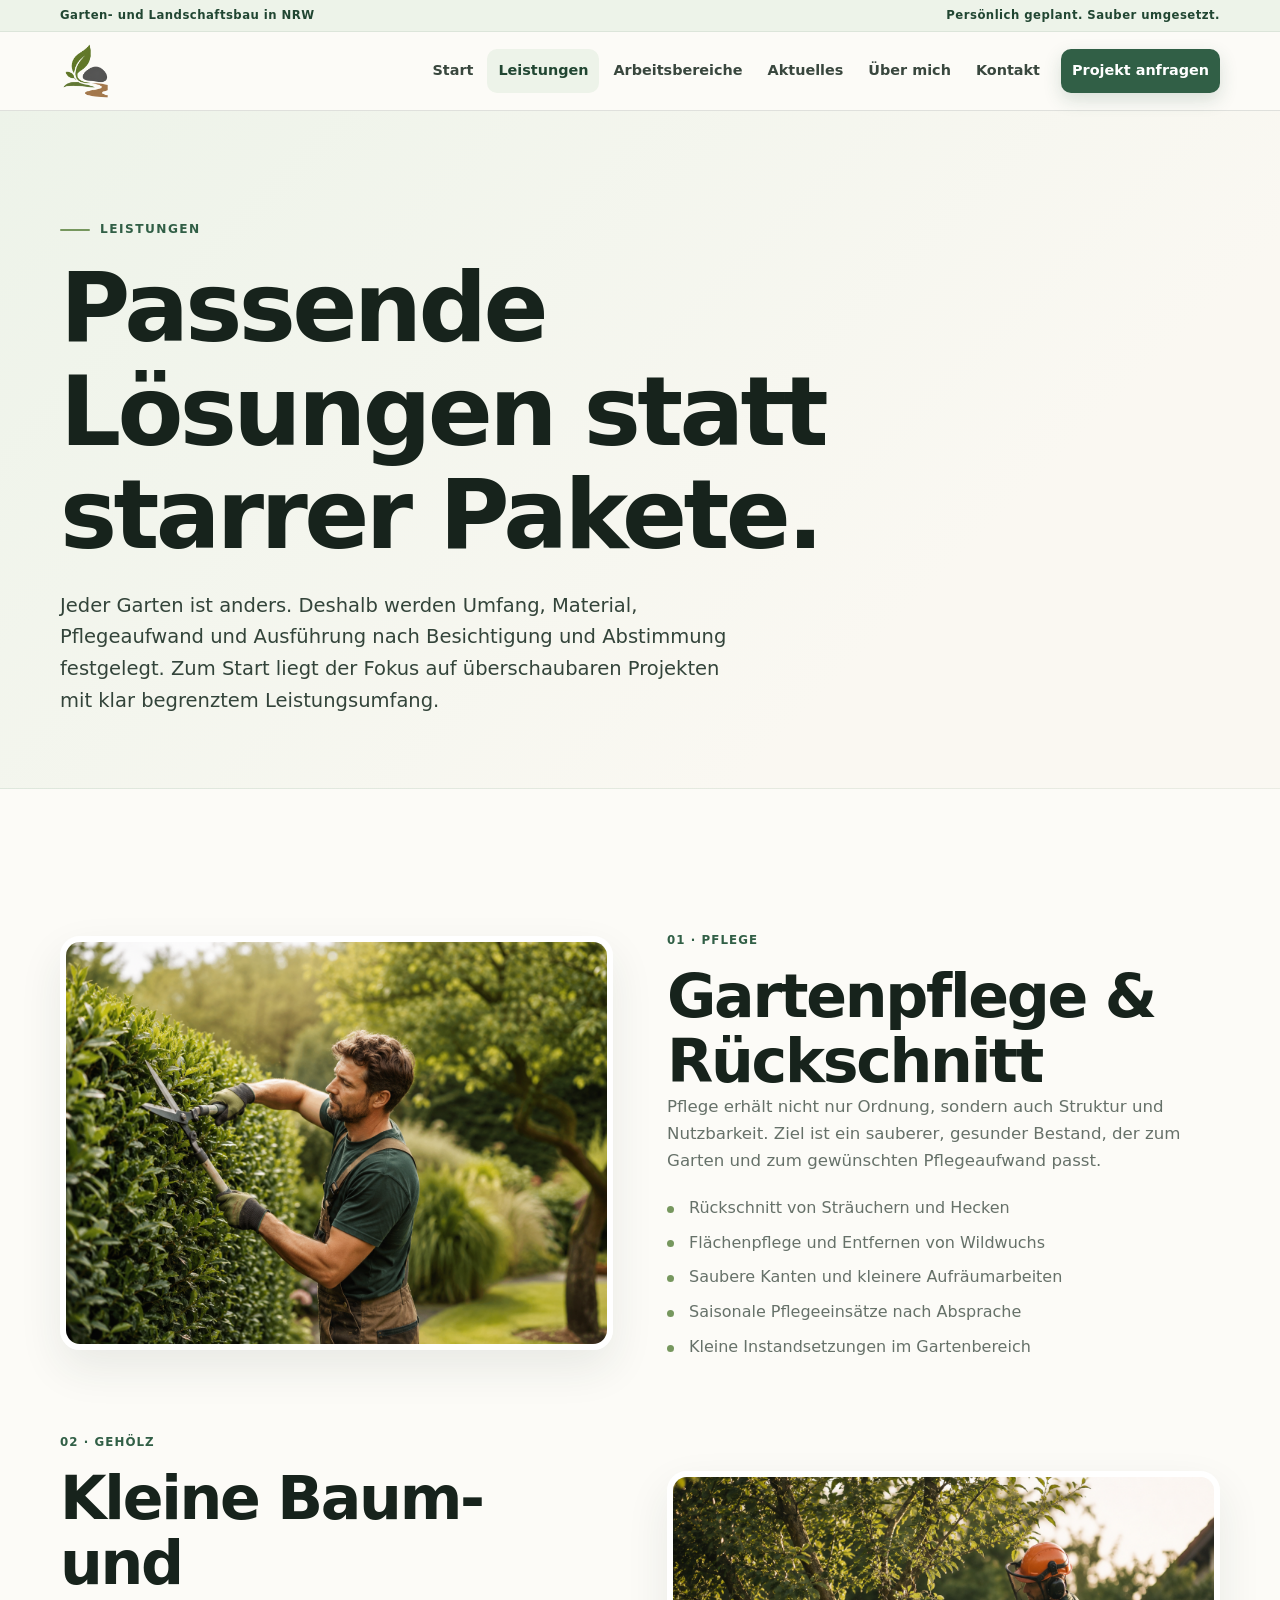
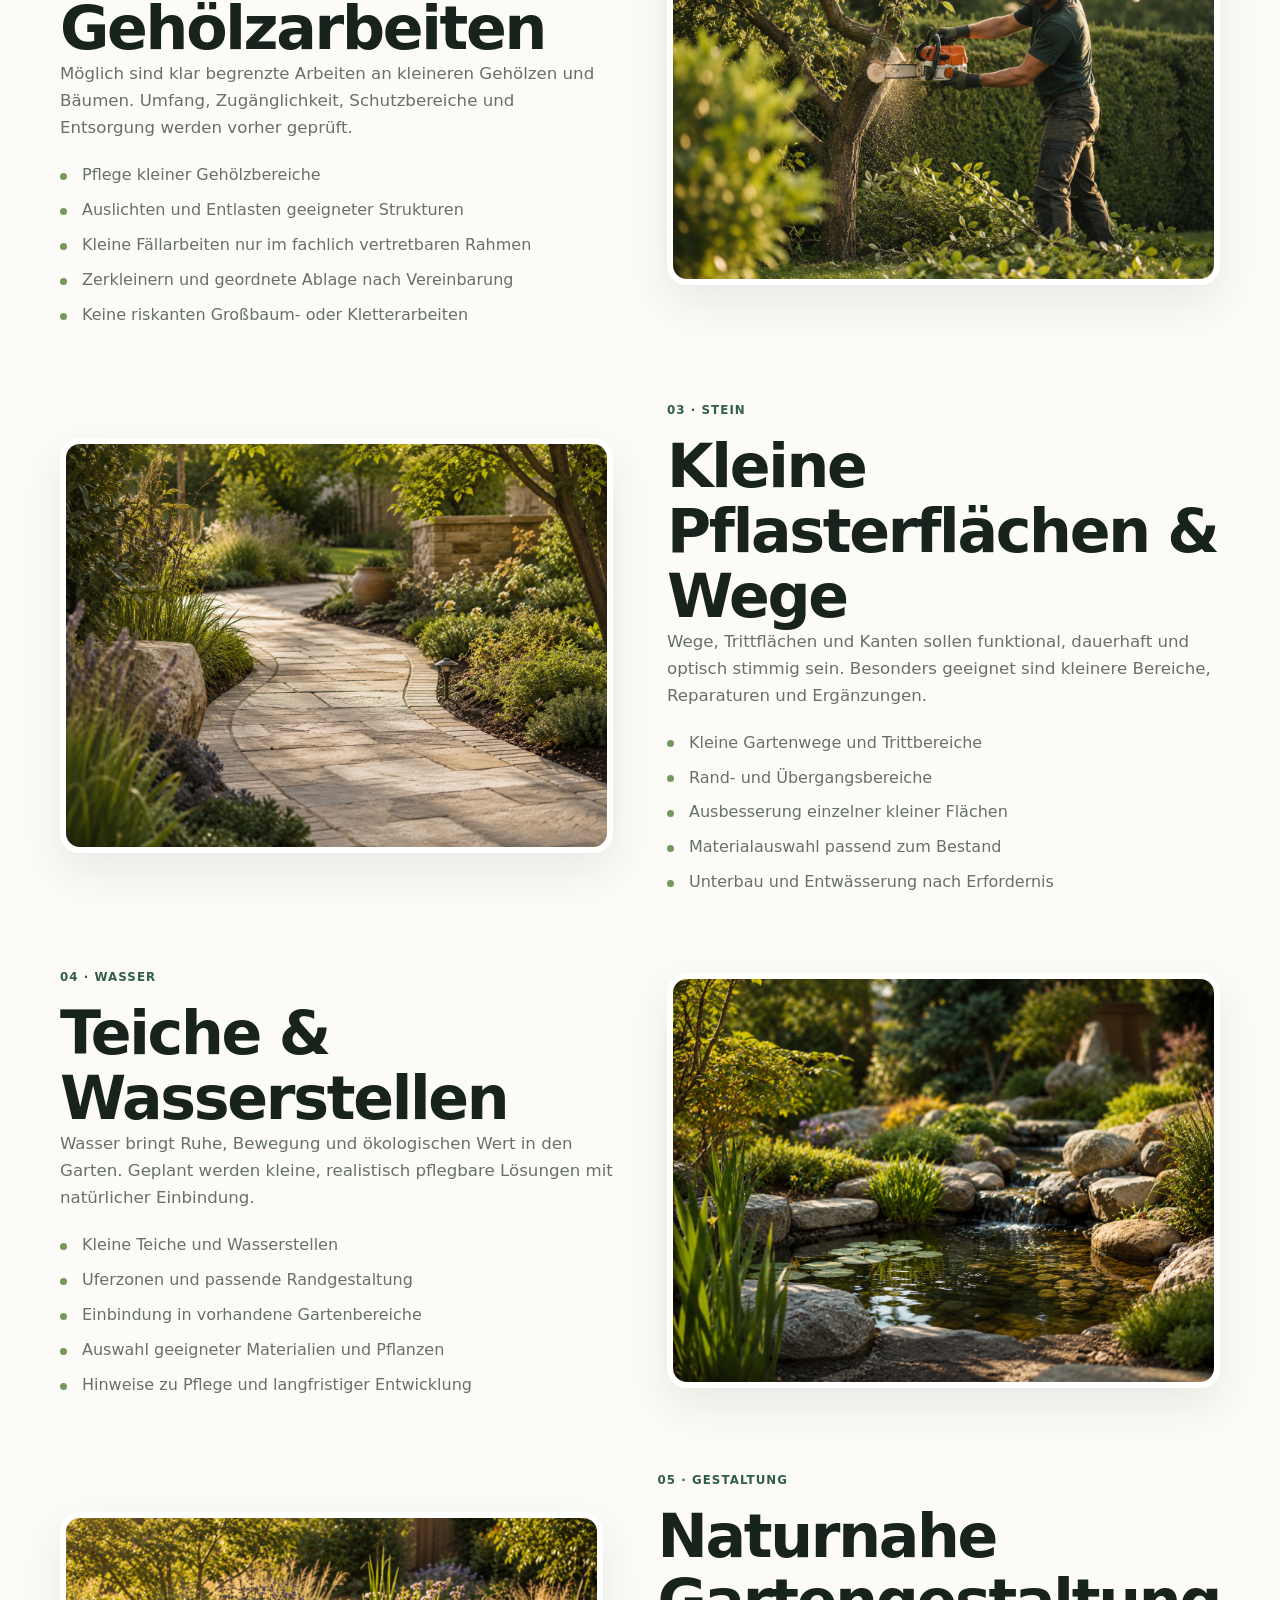
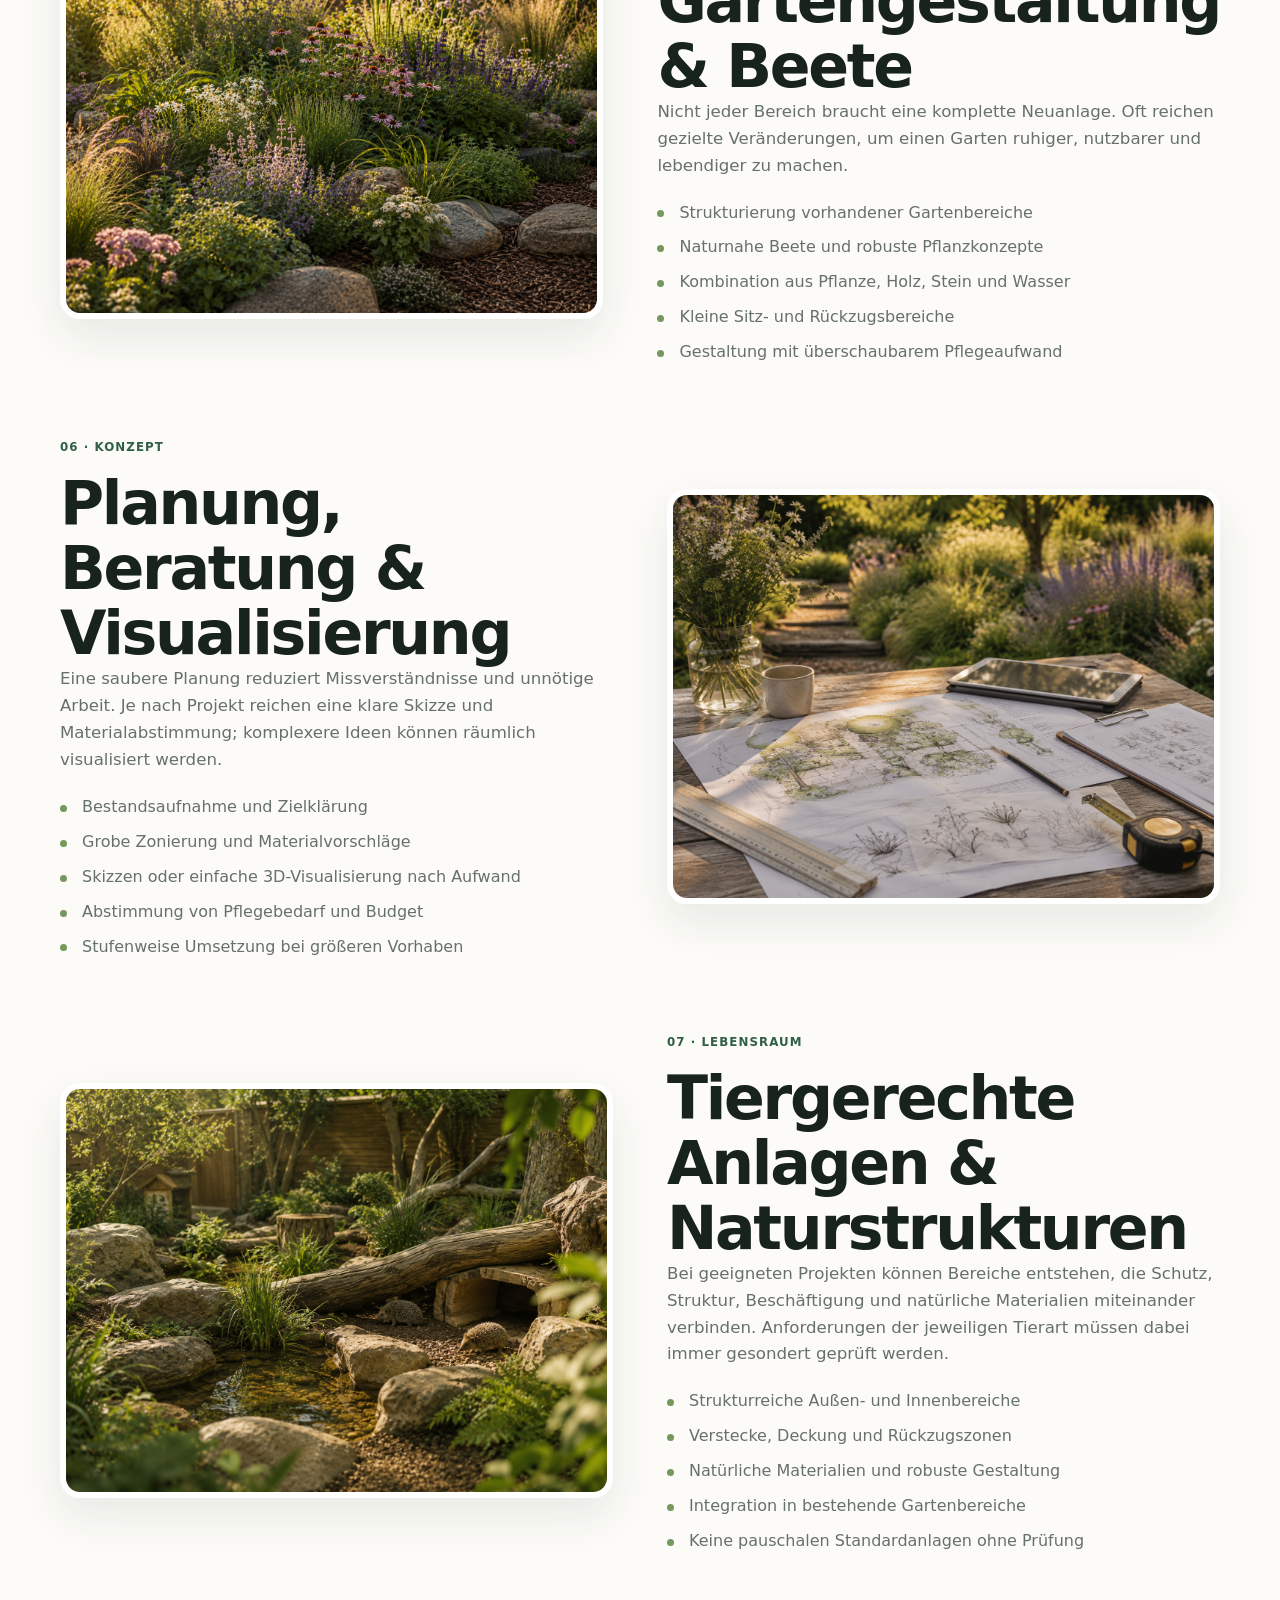
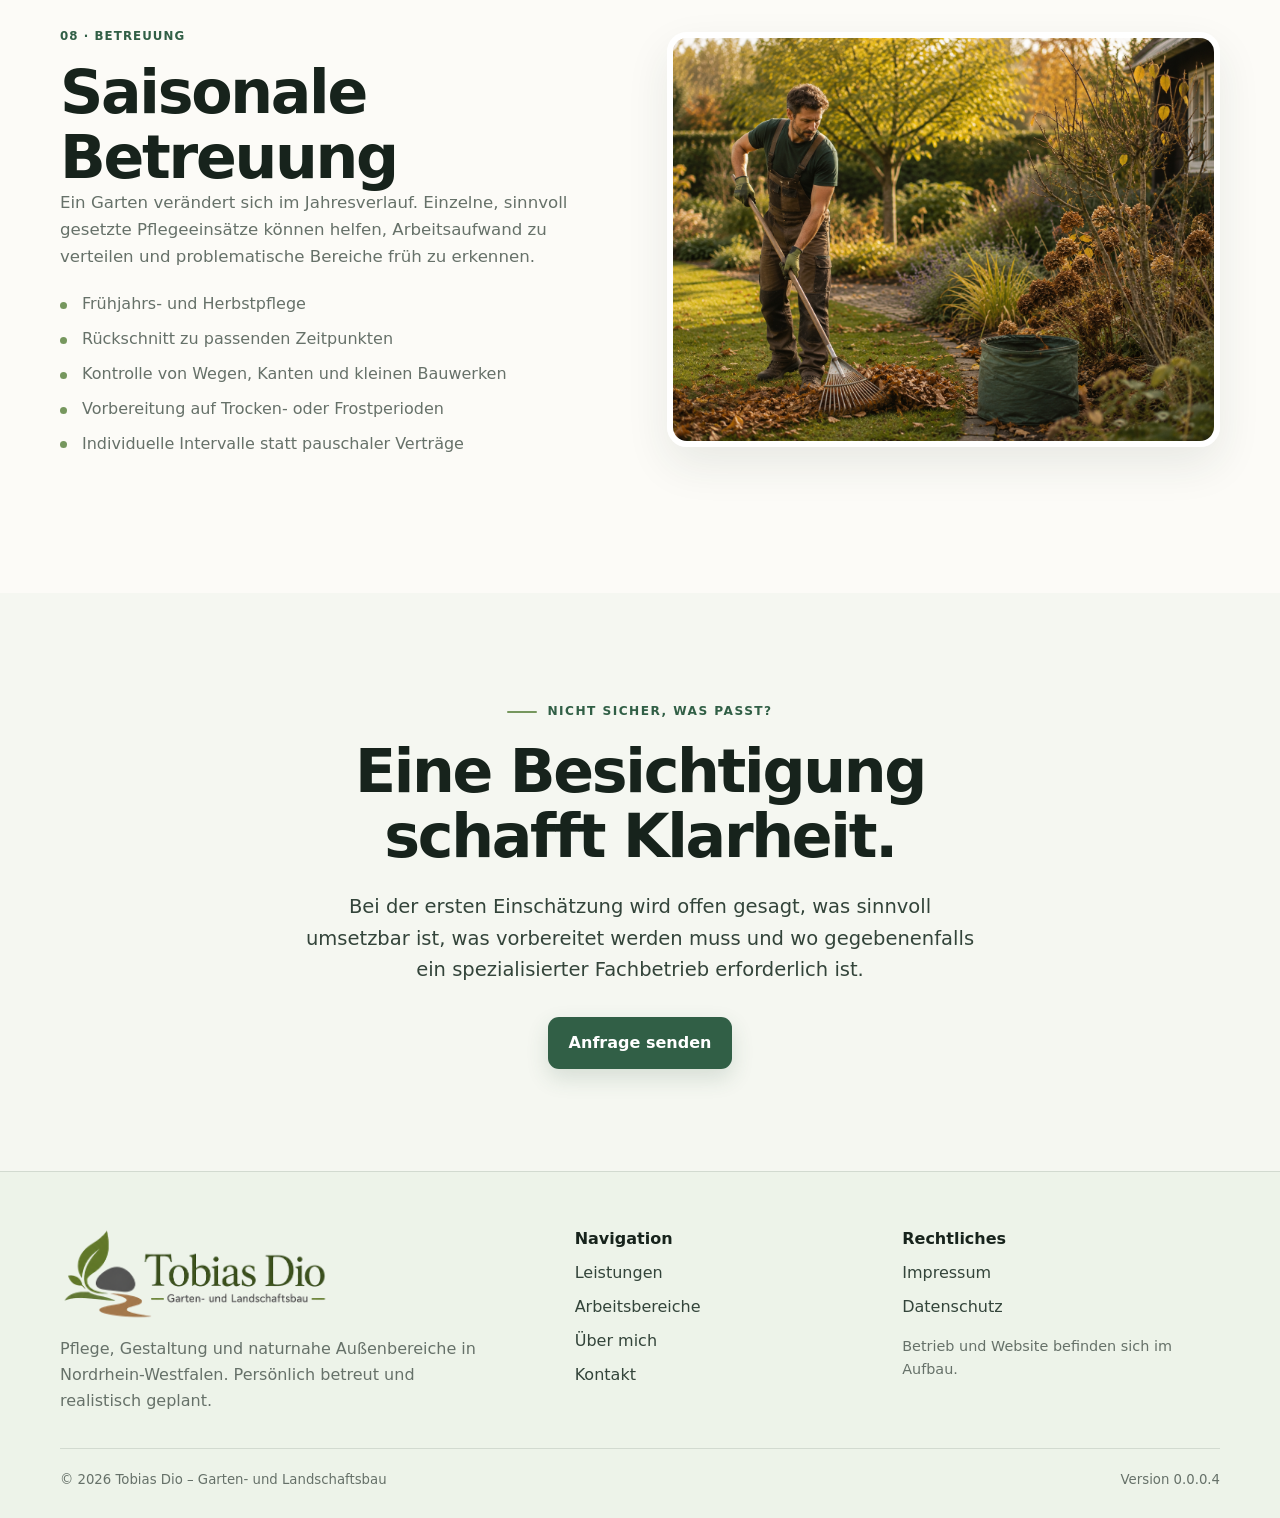
<file: angebote.html>
<!-- Tobias Dio Website | Version 0.0.0.4 -->
<!doctype html><html lang="de"><head><meta charset="utf-8"><meta name="viewport" content="width=device-width,initial-scale=1"><meta name="site-version" content="0.0.0.4"><title>Leistungen | Tobias Dio Garten- und Landschaftsbau</title><meta name="description" content="Leistungen von Tobias Dio: Gartenpflege, Gartengestaltung, Pflasterarbeiten, Teichbau, kleine Baumarbeiten, Planung und saisonale Betreuung."><link rel="icon" type="image/png" href="assets/favicon-64.png"><link rel="stylesheet" href="styles.css"></head><body>
<div class="topbar"><div class="topbar-inner"><span>Garten- und Landschaftsbau in NRW</span><span>Persönlich geplant. Sauber umgesetzt.</span></div></div>
<header class="site-header"><div class="nav-wrap"><a class="brand brand-mark" href="index.html" aria-label="Tobias Dio – Garten- und Landschaftsbau, Startseite"><img class="brand-logo mark-only" src="assets/logo-mark.png" alt="Logo von Tobias Dio – Garten- und Landschaftsbau"></a><button class="nav-toggle" type="button" aria-label="Menü öffnen" aria-expanded="false" data-nav-toggle>☰</button><nav class="nav-links" data-nav-links><a href="index.html">Start</a><a class="active" href="angebote.html">Leistungen</a><a href="portfolio.html">Arbeitsbereiche</a><a href="aktuelles.html">Aktuelles</a><a href="about.html">Über mich</a><a href="kontakt.html">Kontakt</a><a class="nav-cta" href="kontakt.html">Projekt anfragen</a></nav></div></header>
<main><section class="page-hero"><div class="wrap"><p class="eyebrow">Leistungen</p><h1>Passende Lösungen statt starrer Pakete.</h1><p class="lead">Jeder Garten ist anders. Deshalb werden Umfang, Material, Pflegeaufwand und Ausführung nach Besichtigung und Abstimmung festgelegt. Zum Start liegt der Fokus auf überschaubaren Projekten mit klar begrenztem Leistungsumfang.</p></div></section>
<section class="section"><div class="wrap">
<div class="service-detail" id="pflege"><div class="service-media"><img src="assets/images/gartenpflege.png" alt="Pflege und Rückschnitt im Garten"></div><div class="service-copy"><span class="tag">01 · Pflege</span><h2>Gartenpflege & Rückschnitt</h2><p class="copy">Pflege erhält nicht nur Ordnung, sondern auch Struktur und Nutzbarkeit. Ziel ist ein sauberer, gesunder Bestand, der zum Garten und zum gewünschten Pflegeaufwand passt.</p><ul><li>Rückschnitt von Sträuchern und Hecken</li><li>Flächenpflege und Entfernen von Wildwuchs</li><li>Saubere Kanten und kleinere Aufräumarbeiten</li><li>Saisonale Pflegeeinsätze nach Absprache</li><li>Kleine Instandsetzungen im Gartenbereich</li></ul></div></div>
<div class="service-detail" id="baum"><div class="service-media"><img src="assets/images/baumarbeiten.png" alt="Kleine Baum- und Gehölzarbeiten"></div><div class="service-copy"><span class="tag">02 · Gehölz</span><h2>Kleine Baum- und Gehölzarbeiten</h2><p class="copy">Möglich sind klar begrenzte Arbeiten an kleineren Gehölzen und Bäumen. Umfang, Zugänglichkeit, Schutzbereiche und Entsorgung werden vorher geprüft.</p><ul><li>Pflege kleiner Gehölzbereiche</li><li>Auslichten und Entlasten geeigneter Strukturen</li><li>Kleine Fällarbeiten nur im fachlich vertretbaren Rahmen</li><li>Zerkleinern und geordnete Ablage nach Vereinbarung</li><li>Keine riskanten Großbaum- oder Kletterarbeiten</li></ul></div></div>
<div class="service-detail" id="pflaster"><div class="service-media"><img src="assets/images/pflaster-wege.png" alt="Gartenweg aus Naturstein"></div><div class="service-copy"><span class="tag">03 · Stein</span><h2>Kleine Pflasterflächen & Wege</h2><p class="copy">Wege, Trittflächen und Kanten sollen funktional, dauerhaft und optisch stimmig sein. Besonders geeignet sind kleinere Bereiche, Reparaturen und Ergänzungen.</p><ul><li>Kleine Gartenwege und Trittbereiche</li><li>Rand- und Übergangsbereiche</li><li>Ausbesserung einzelner kleiner Flächen</li><li>Materialauswahl passend zum Bestand</li><li>Unterbau und Entwässerung nach Erfordernis</li></ul></div></div>
<div class="service-detail" id="wasser"><div class="service-media"><img src="assets/images/teich-wasser.png" alt="Naturnaher Teich mit Uferbepflanzung"></div><div class="service-copy"><span class="tag">04 · Wasser</span><h2>Teiche & Wasserstellen</h2><p class="copy">Wasser bringt Ruhe, Bewegung und ökologischen Wert in den Garten. Geplant werden kleine, realistisch pflegbare Lösungen mit natürlicher Einbindung.</p><ul><li>Kleine Teiche und Wasserstellen</li><li>Uferzonen und passende Randgestaltung</li><li>Einbindung in vorhandene Gartenbereiche</li><li>Auswahl geeigneter Materialien und Pflanzen</li><li>Hinweise zu Pflege und langfristiger Entwicklung</li></ul></div></div>
<div class="service-detail" id="gestaltung"><div class="service-media"><img src="assets/images/naturnahe-beete.png" alt="Naturnahes Beet mit Stauden und Gräsern"></div><div class="service-copy"><span class="tag">05 · Gestaltung</span><h2>Naturnahe Gartengestaltung & Beete</h2><p class="copy">Nicht jeder Bereich braucht eine komplette Neuanlage. Oft reichen gezielte Veränderungen, um einen Garten ruhiger, nutzbarer und lebendiger zu machen.</p><ul><li>Strukturierung vorhandener Gartenbereiche</li><li>Naturnahe Beete und robuste Pflanzkonzepte</li><li>Kombination aus Pflanze, Holz, Stein und Wasser</li><li>Kleine Sitz- und Rückzugsbereiche</li><li>Gestaltung mit überschaubarem Pflegeaufwand</li></ul></div></div>
<div class="service-detail" id="planung"><div class="service-media"><img src="assets/images/planung-beratung.png" alt="Planung und Beratung am Gartentisch"></div><div class="service-copy"><span class="tag">06 · Konzept</span><h2>Planung, Beratung & Visualisierung</h2><p class="copy">Eine saubere Planung reduziert Missverständnisse und unnötige Arbeit. Je nach Projekt reichen eine klare Skizze und Materialabstimmung; komplexere Ideen können räumlich visualisiert werden.</p><ul><li>Bestandsaufnahme und Zielklärung</li><li>Grobe Zonierung und Materialvorschläge</li><li>Skizzen oder einfache 3D-Visualisierung nach Aufwand</li><li>Abstimmung von Pflegebedarf und Budget</li><li>Stufenweise Umsetzung bei größeren Vorhaben</li></ul></div></div>
<div class="service-detail" id="tiere"><div class="service-media"><img src="assets/images/lebensraeume-tiere.png" alt="Naturnaher Lebensraum für Tiere im Garten"></div><div class="service-copy"><span class="tag">07 · Lebensraum</span><h2>Tiergerechte Anlagen & Naturstrukturen</h2><p class="copy">Bei geeigneten Projekten können Bereiche entstehen, die Schutz, Struktur, Beschäftigung und natürliche Materialien miteinander verbinden. Anforderungen der jeweiligen Tierart müssen dabei immer gesondert geprüft werden.</p><ul><li>Strukturreiche Außen- und Innenbereiche</li><li>Verstecke, Deckung und Rückzugszonen</li><li>Natürliche Materialien und robuste Gestaltung</li><li>Integration in bestehende Gartenbereiche</li><li>Keine pauschalen Standardanlagen ohne Prüfung</li></ul></div></div>
<div class="service-detail" id="saison"><div class="service-media"><img src="assets/images/saisonale-betreuung.png" alt="Saisonale Gartenpflege im Herbst"></div><div class="service-copy"><span class="tag">08 · Betreuung</span><h2>Saisonale Betreuung</h2><p class="copy">Ein Garten verändert sich im Jahresverlauf. Einzelne, sinnvoll gesetzte Pflegeeinsätze können helfen, Arbeitsaufwand zu verteilen und problematische Bereiche früh zu erkennen.</p><ul><li>Frühjahrs- und Herbstpflege</li><li>Rückschnitt zu passenden Zeitpunkten</li><li>Kontrolle von Wegen, Kanten und kleinen Bauwerken</li><li>Vorbereitung auf Trocken- oder Frostperioden</li><li>Individuelle Intervalle statt pauschaler Verträge</li></ul></div></div>
</div></section>
<section class="section alt"><div class="wrap" style="text-align:center"><p class="eyebrow">Nicht sicher, was passt?</p><h2 style="margin-inline:auto">Eine Besichtigung schafft Klarheit.</h2><p class="lead" style="margin-inline:auto">Bei der ersten Einschätzung wird offen gesagt, was sinnvoll umsetzbar ist, was vorbereitet werden muss und wo gegebenenfalls ein spezialisierter Fachbetrieb erforderlich ist.</p><div class="actions" style="justify-content:center"><a class="button" href="kontakt.html">Anfrage senden</a></div></div></section></main>
<footer class="site-footer"><div class="wrap"><div class="footer-grid"><div class="footer-brand"><img class="footer-logo" src="assets/logo-tobias-dio.png" alt="Tobias Dio – Garten- und Landschaftsbau"><p>Pflege, Gestaltung und naturnahe Außenbereiche in Nordrhein-Westfalen. Persönlich betreut und realistisch geplant.</p></div><div><strong>Navigation</strong><div class="footer-links"><a href="angebote.html">Leistungen</a><a href="portfolio.html">Arbeitsbereiche</a><a href="about.html">Über mich</a><a href="kontakt.html">Kontakt</a></div></div><div><strong>Rechtliches</strong><div class="footer-links"><a href="impressum.html">Impressum</a><a href="datenschutz.html">Datenschutz</a></div><p class="footer-status">Betrieb und Website befinden sich im Aufbau.</p></div></div><div class="footer-bottom"><span>© 2026 Tobias Dio – Garten- und Landschaftsbau</span><span>Version 0.0.0.4</span></div></div></footer><script src="script.js"></script></body></html>
</file>
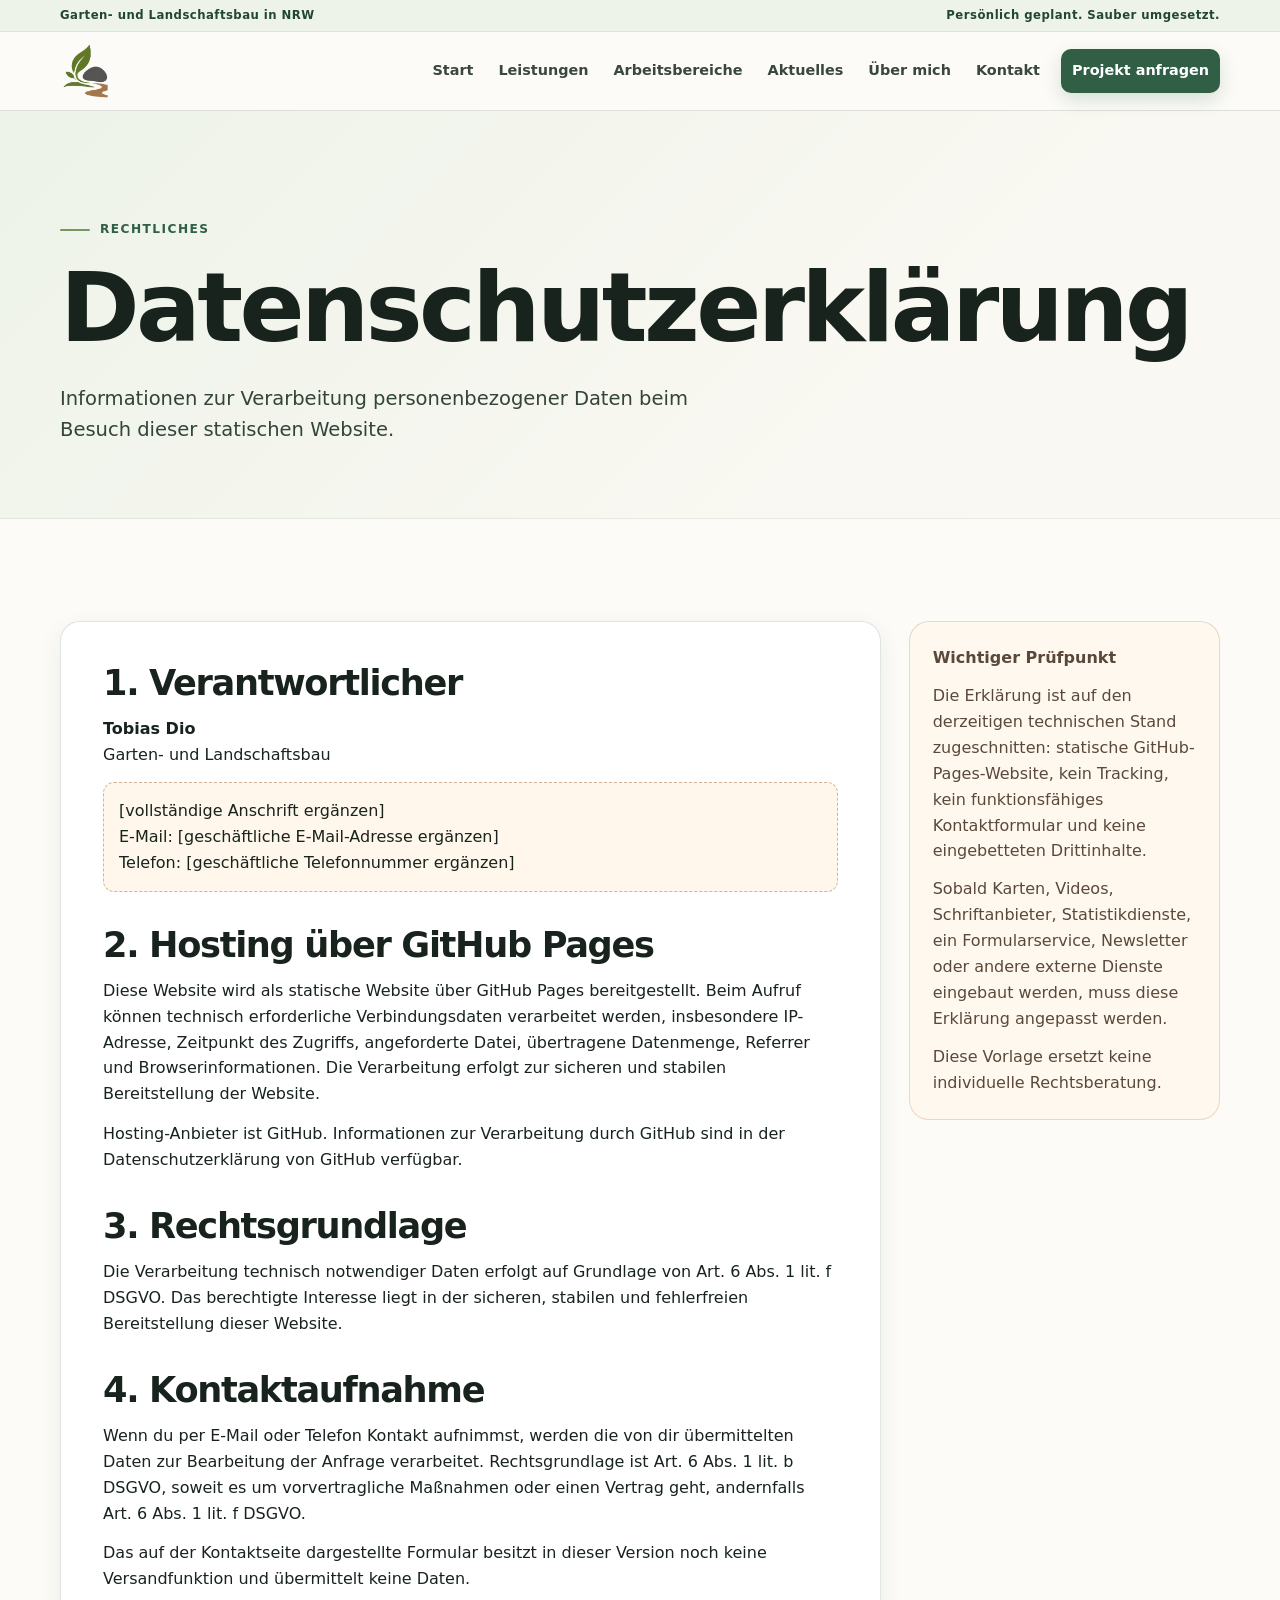
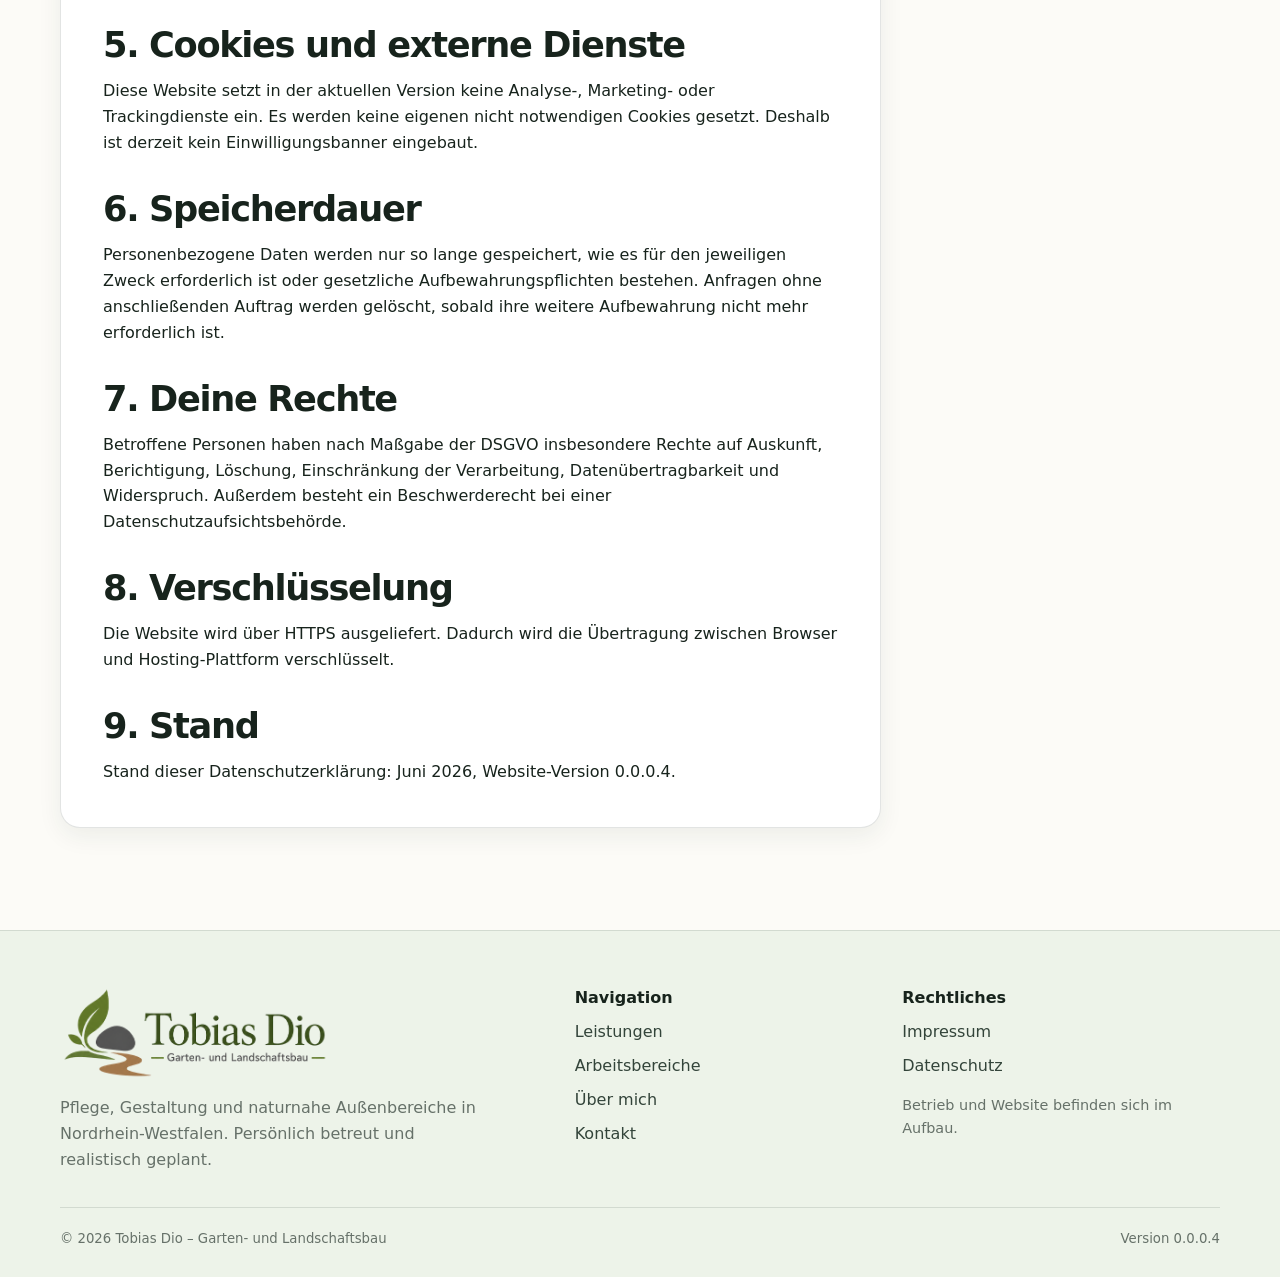
<file: datenschutz.html>
<!-- Tobias Dio Website | Version 0.0.0.4 -->
<!doctype html><html lang="de"><head><meta charset="utf-8"><meta name="viewport" content="width=device-width,initial-scale=1"><meta name="site-version" content="0.0.0.4"><title>Datenschutz | Tobias Dio Garten- und Landschaftsbau</title><meta name="description" content="Datenschutzerklärung für die Website von Tobias Dio – Garten- und Landschaftsbau."><link rel="icon" type="image/png" href="assets/favicon-64.png"><link rel="stylesheet" href="styles.css"></head><body><div class="topbar"><div class="topbar-inner"><span>Garten- und Landschaftsbau in NRW</span><span>Persönlich geplant. Sauber umgesetzt.</span></div></div>
<header class="site-header"><div class="nav-wrap"><a class="brand brand-mark" href="index.html" aria-label="Tobias Dio – Garten- und Landschaftsbau, Startseite"><img class="brand-logo mark-only" src="assets/logo-mark.png" alt="Logo von Tobias Dio – Garten- und Landschaftsbau"></a><button class="nav-toggle" type="button" aria-label="Menü öffnen" aria-expanded="false" data-nav-toggle>☰</button><nav class="nav-links" data-nav-links><a href="index.html">Start</a><a href="angebote.html">Leistungen</a><a href="portfolio.html">Arbeitsbereiche</a><a href="aktuelles.html">Aktuelles</a><a href="about.html">Über mich</a><a href="kontakt.html">Kontakt</a><a class="nav-cta" href="kontakt.html">Projekt anfragen</a></nav></div></header><main><section class="page-hero legal-hero"><div class="wrap"><p class="eyebrow">Rechtliches</p><h1>Datenschutzerklärung</h1><p class="lead">Informationen zur Verarbeitung personenbezogener Daten beim Besuch dieser statischen Website.</p></div></section><section class="section"><div class="wrap legal-content"><article class="legal-card"><h2>1. Verantwortlicher</h2><p><strong>Tobias Dio</strong><br>Garten- und Landschaftsbau</p><p class="required-field">[vollständige Anschrift ergänzen]<br>E-Mail: [geschäftliche E-Mail-Adresse ergänzen]<br>Telefon: [geschäftliche Telefonnummer ergänzen]</p><h2>2. Hosting über GitHub Pages</h2><p>Diese Website wird als statische Website über GitHub Pages bereitgestellt. Beim Aufruf können technisch erforderliche Verbindungsdaten verarbeitet werden, insbesondere IP-Adresse, Zeitpunkt des Zugriffs, angeforderte Datei, übertragene Datenmenge, Referrer und Browserinformationen. Die Verarbeitung erfolgt zur sicheren und stabilen Bereitstellung der Website.</p><p>Hosting-Anbieter ist GitHub. Informationen zur Verarbeitung durch GitHub sind in der Datenschutzerklärung von GitHub verfügbar.</p><h2>3. Rechtsgrundlage</h2><p>Die Verarbeitung technisch notwendiger Daten erfolgt auf Grundlage von Art. 6 Abs. 1 lit. f DSGVO. Das berechtigte Interesse liegt in der sicheren, stabilen und fehlerfreien Bereitstellung dieser Website.</p><h2>4. Kontaktaufnahme</h2><p>Wenn du per E-Mail oder Telefon Kontakt aufnimmst, werden die von dir übermittelten Daten zur Bearbeitung der Anfrage verarbeitet. Rechtsgrundlage ist Art. 6 Abs. 1 lit. b DSGVO, soweit es um vorvertragliche Maßnahmen oder einen Vertrag geht, andernfalls Art. 6 Abs. 1 lit. f DSGVO.</p><p>Das auf der Kontaktseite dargestellte Formular besitzt in dieser Version noch keine Versandfunktion und übermittelt keine Daten.</p><h2>5. Cookies und externe Dienste</h2><p>Diese Website setzt in der aktuellen Version keine Analyse-, Marketing- oder Trackingdienste ein. Es werden keine eigenen nicht notwendigen Cookies gesetzt. Deshalb ist derzeit kein Einwilligungsbanner eingebaut.</p><h2>6. Speicherdauer</h2><p>Personenbezogene Daten werden nur so lange gespeichert, wie es für den jeweiligen Zweck erforderlich ist oder gesetzliche Aufbewahrungspflichten bestehen. Anfragen ohne anschließenden Auftrag werden gelöscht, sobald ihre weitere Aufbewahrung nicht mehr erforderlich ist.</p><h2>7. Deine Rechte</h2><p>Betroffene Personen haben nach Maßgabe der DSGVO insbesondere Rechte auf Auskunft, Berichtigung, Löschung, Einschränkung der Verarbeitung, Datenübertragbarkeit und Widerspruch. Außerdem besteht ein Beschwerderecht bei einer Datenschutzaufsichtsbehörde.</p><h2>8. Verschlüsselung</h2><p>Die Website wird über HTTPS ausgeliefert. Dadurch wird die Übertragung zwischen Browser und Hosting-Plattform verschlüsselt.</p><h2>9. Stand</h2><p>Stand dieser Datenschutzerklärung: Juni 2026, Website-Version 0.0.0.4.</p></article><aside class="legal-note"><strong>Wichtiger Prüfpunkt</strong><p>Die Erklärung ist auf den derzeitigen technischen Stand zugeschnitten: statische GitHub-Pages-Website, kein Tracking, kein funktionsfähiges Kontaktformular und keine eingebetteten Drittinhalte.</p><p>Sobald Karten, Videos, Schriftanbieter, Statistikdienste, ein Formularservice, Newsletter oder andere externe Dienste eingebaut werden, muss diese Erklärung angepasst werden.</p><p>Diese Vorlage ersetzt keine individuelle Rechtsberatung.</p></aside></div></section></main><footer class="site-footer"><div class="wrap"><div class="footer-grid"><div class="footer-brand"><img class="footer-logo" src="assets/logo-tobias-dio.png" alt="Tobias Dio – Garten- und Landschaftsbau"><p>Pflege, Gestaltung und naturnahe Außenbereiche in Nordrhein-Westfalen. Persönlich betreut und realistisch geplant.</p></div><div><strong>Navigation</strong><div class="footer-links"><a href="angebote.html">Leistungen</a><a href="portfolio.html">Arbeitsbereiche</a><a href="about.html">Über mich</a><a href="kontakt.html">Kontakt</a></div></div><div><strong>Rechtliches</strong><div class="footer-links"><a href="impressum.html">Impressum</a><a href="datenschutz.html">Datenschutz</a></div><p class="footer-status">Betrieb und Website befinden sich im Aufbau.</p></div></div><div class="footer-bottom"><span>© 2026 Tobias Dio – Garten- und Landschaftsbau</span><span>Version 0.0.0.4</span></div></div></footer><script src="script.js"></script></body></html>
</file>
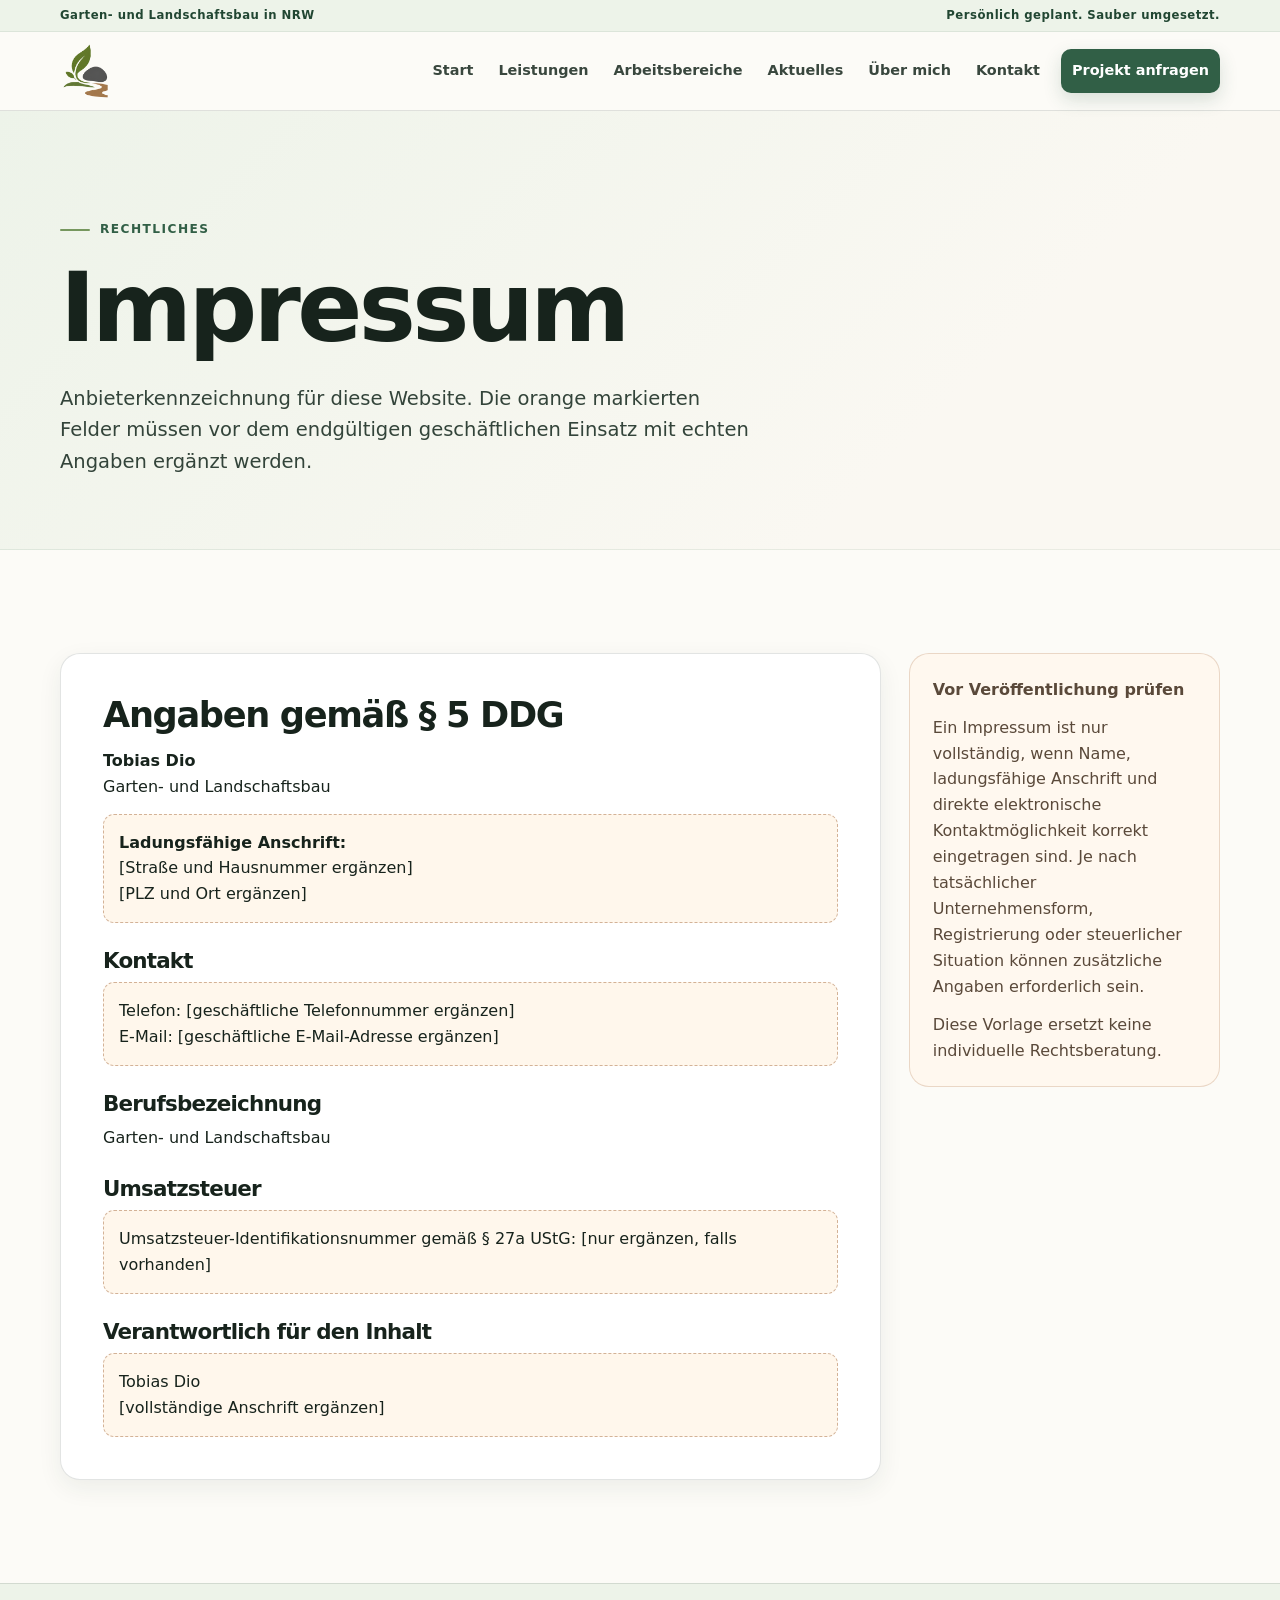
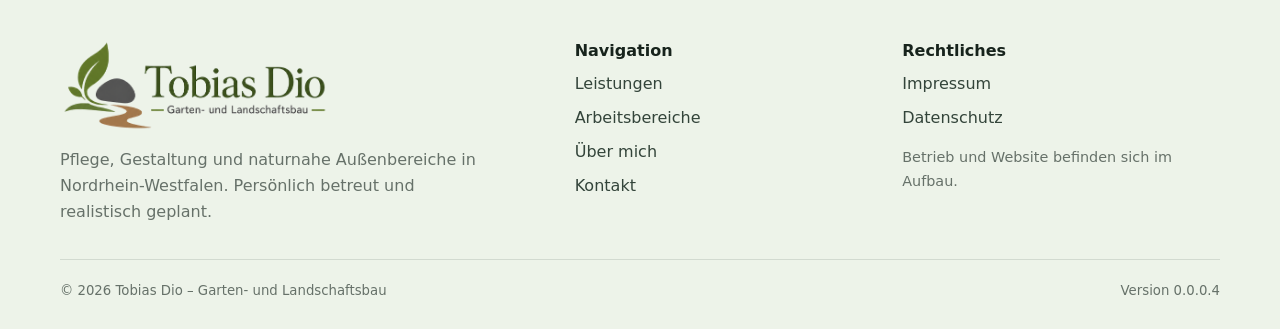
<file: impressum.html>
<!-- Tobias Dio Website | Version 0.0.0.4 -->
<!doctype html><html lang="de"><head><meta charset="utf-8"><meta name="viewport" content="width=device-width,initial-scale=1"><meta name="site-version" content="0.0.0.4"><title>Impressum | Tobias Dio Garten- und Landschaftsbau</title><meta name="description" content="Impressum von Tobias Dio – Garten- und Landschaftsbau."><link rel="icon" type="image/png" href="assets/favicon-64.png"><link rel="stylesheet" href="styles.css"></head><body><div class="topbar"><div class="topbar-inner"><span>Garten- und Landschaftsbau in NRW</span><span>Persönlich geplant. Sauber umgesetzt.</span></div></div>
<header class="site-header"><div class="nav-wrap"><a class="brand brand-mark" href="index.html" aria-label="Tobias Dio – Garten- und Landschaftsbau, Startseite"><img class="brand-logo mark-only" src="assets/logo-mark.png" alt="Logo von Tobias Dio – Garten- und Landschaftsbau"></a><button class="nav-toggle" type="button" aria-label="Menü öffnen" aria-expanded="false" data-nav-toggle>☰</button><nav class="nav-links" data-nav-links><a href="index.html">Start</a><a href="angebote.html">Leistungen</a><a href="portfolio.html">Arbeitsbereiche</a><a href="aktuelles.html">Aktuelles</a><a href="about.html">Über mich</a><a href="kontakt.html">Kontakt</a><a class="nav-cta" href="kontakt.html">Projekt anfragen</a></nav></div></header><main><section class="page-hero legal-hero"><div class="wrap"><p class="eyebrow">Rechtliches</p><h1>Impressum</h1><p class="lead">Anbieterkennzeichnung für diese Website. Die orange markierten Felder müssen vor dem endgültigen geschäftlichen Einsatz mit echten Angaben ergänzt werden.</p></div></section><section class="section"><div class="wrap legal-layout"><article class="legal-card"><h2>Angaben gemäß § 5 DDG</h2><p><strong>Tobias Dio</strong><br>Garten- und Landschaftsbau</p><p class="required-field"><strong>Ladungsfähige Anschrift:</strong><br>[Straße und Hausnummer ergänzen]<br>[PLZ und Ort ergänzen]</p><h3>Kontakt</h3><p class="required-field">Telefon: [geschäftliche Telefonnummer ergänzen]<br>E-Mail: [geschäftliche E-Mail-Adresse ergänzen]</p><h3>Berufsbezeichnung</h3><p>Garten- und Landschaftsbau</p><h3>Umsatzsteuer</h3><p class="required-field">Umsatzsteuer-Identifikationsnummer gemäß § 27a UStG: [nur ergänzen, falls vorhanden]</p><h3>Verantwortlich für den Inhalt</h3><p class="required-field">Tobias Dio<br>[vollständige Anschrift ergänzen]</p></article><aside class="legal-note"><strong>Vor Veröffentlichung prüfen</strong><p>Ein Impressum ist nur vollständig, wenn Name, ladungsfähige Anschrift und direkte elektronische Kontaktmöglichkeit korrekt eingetragen sind. Je nach tatsächlicher Unternehmensform, Registrierung oder steuerlicher Situation können zusätzliche Angaben erforderlich sein.</p><p>Diese Vorlage ersetzt keine individuelle Rechtsberatung.</p></aside></div></section></main><footer class="site-footer"><div class="wrap"><div class="footer-grid"><div class="footer-brand"><img class="footer-logo" src="assets/logo-tobias-dio.png" alt="Tobias Dio – Garten- und Landschaftsbau"><p>Pflege, Gestaltung und naturnahe Außenbereiche in Nordrhein-Westfalen. Persönlich betreut und realistisch geplant.</p></div><div><strong>Navigation</strong><div class="footer-links"><a href="angebote.html">Leistungen</a><a href="portfolio.html">Arbeitsbereiche</a><a href="about.html">Über mich</a><a href="kontakt.html">Kontakt</a></div></div><div><strong>Rechtliches</strong><div class="footer-links"><a href="impressum.html">Impressum</a><a href="datenschutz.html">Datenschutz</a></div><p class="footer-status">Betrieb und Website befinden sich im Aufbau.</p></div></div><div class="footer-bottom"><span>© 2026 Tobias Dio – Garten- und Landschaftsbau</span><span>Version 0.0.0.4</span></div></div></footer><script src="script.js"></script></body></html>
</file>
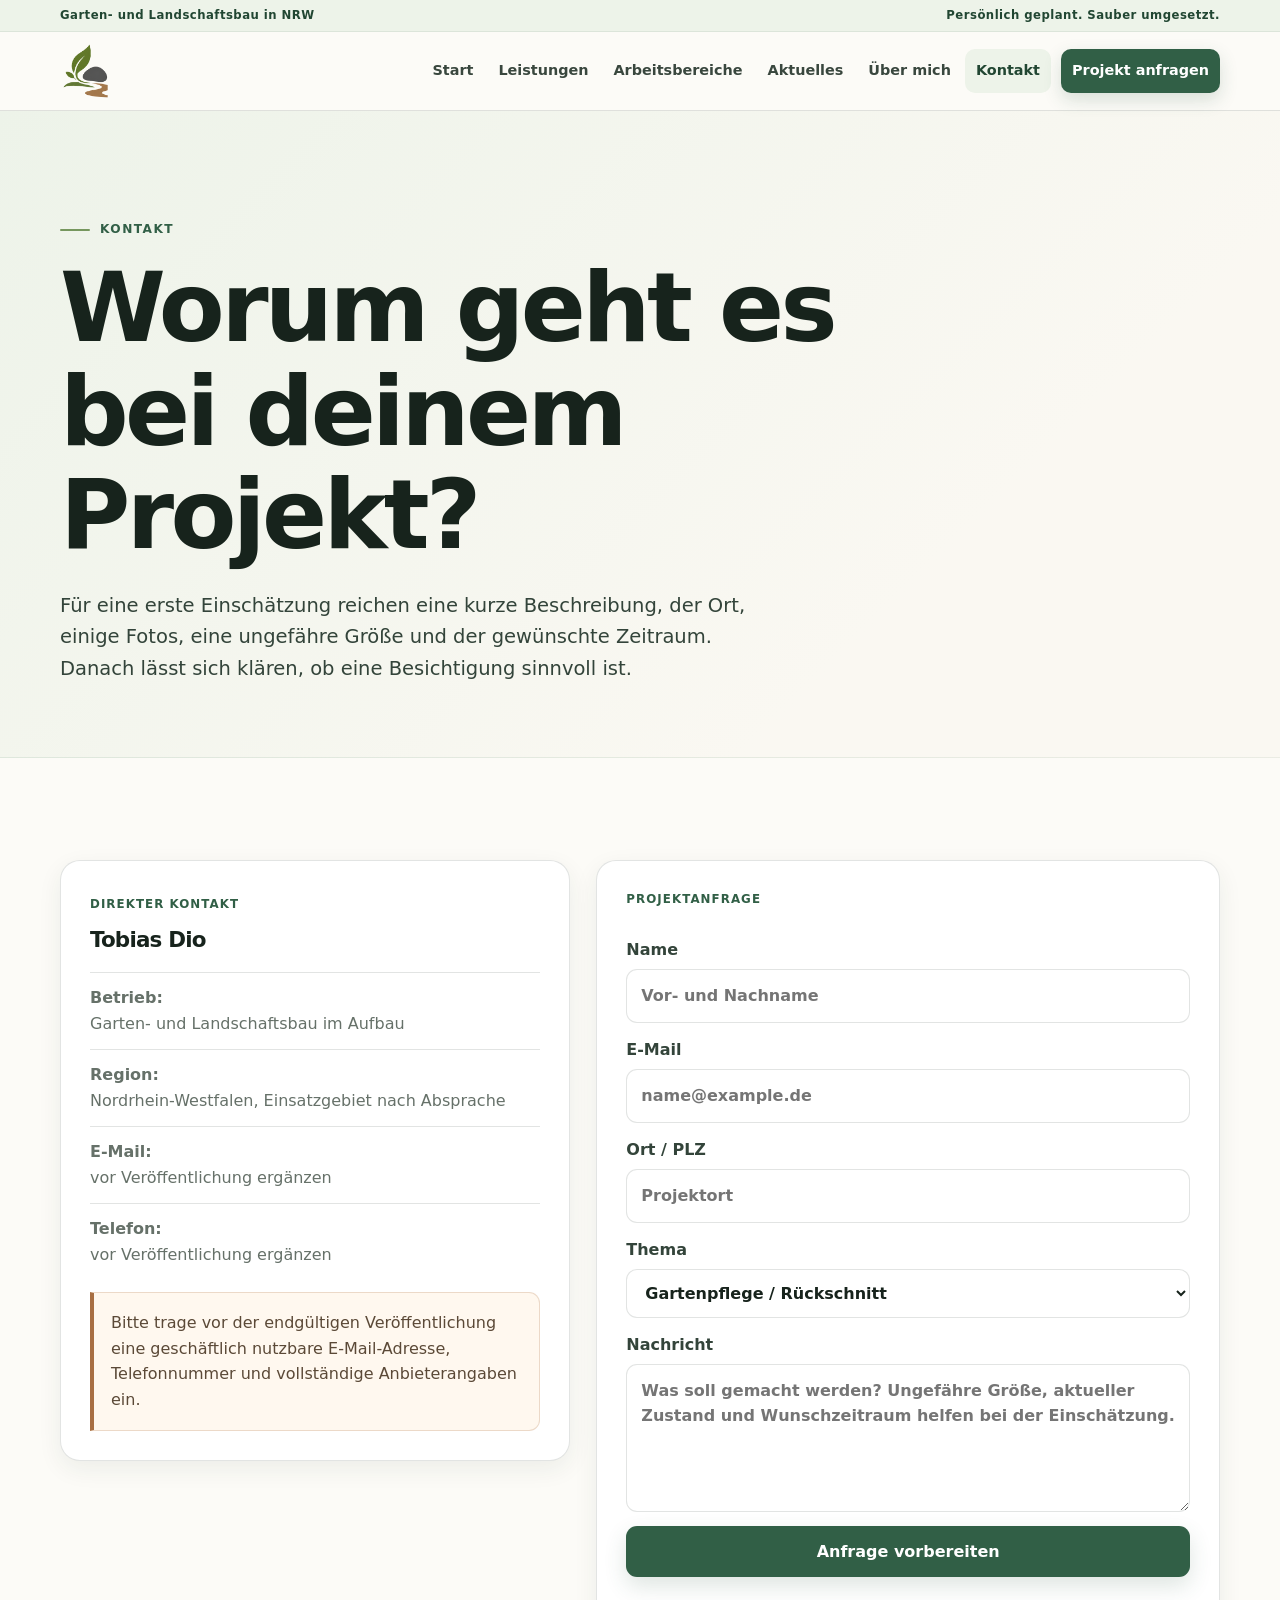
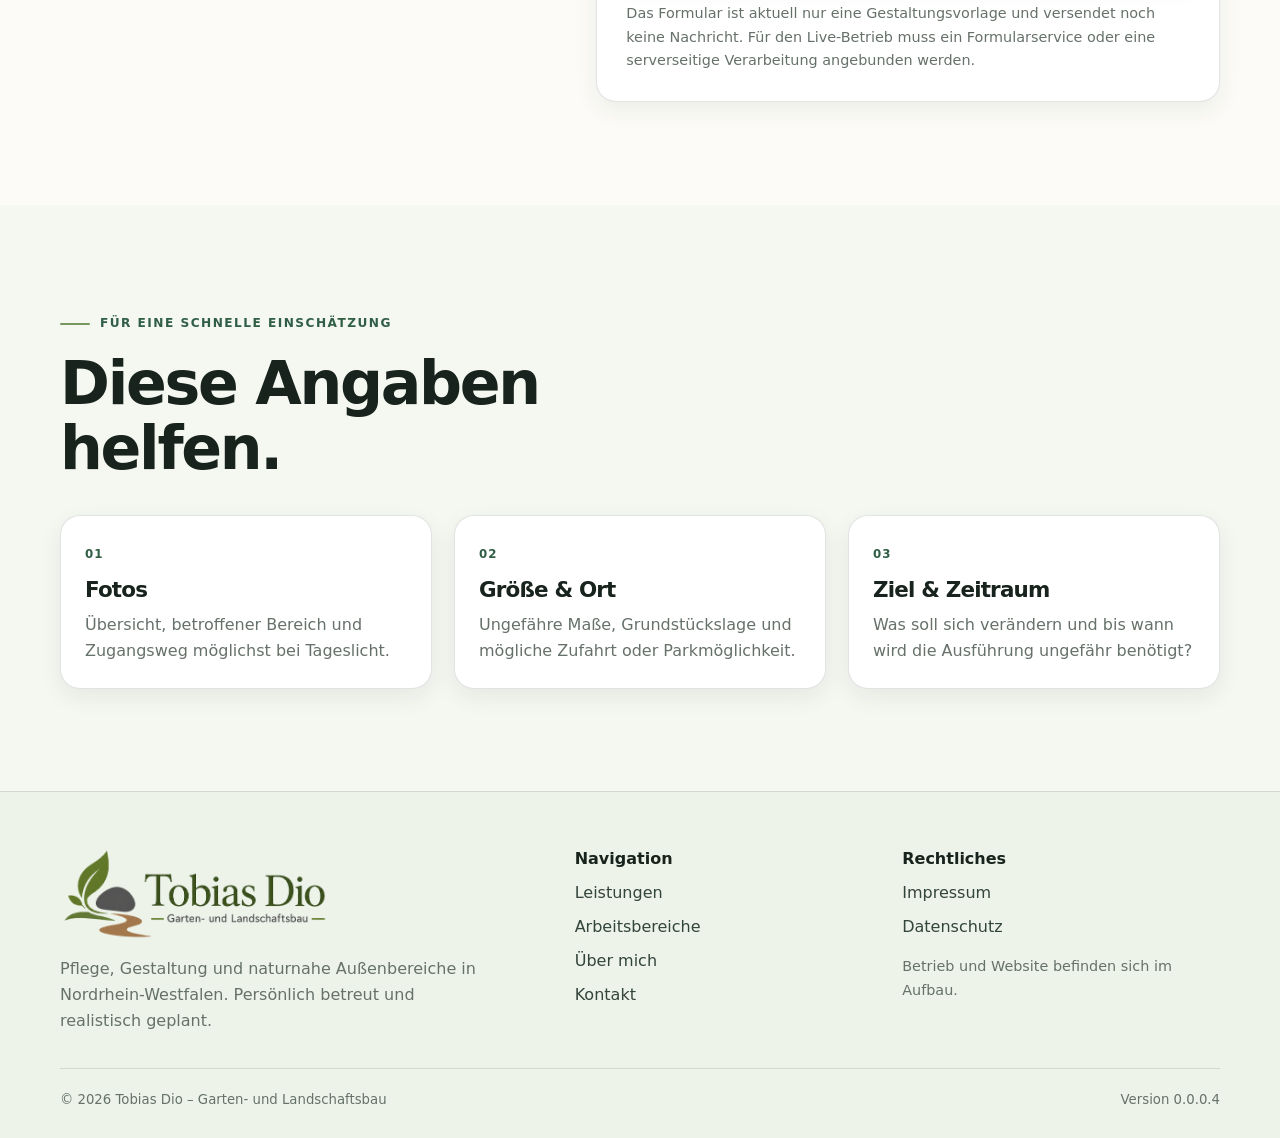
<file: kontakt.html>
<!-- Tobias Dio Website | Version 0.0.0.4 -->
<!doctype html><html lang="de"><head><meta charset="utf-8"><meta name="viewport" content="width=device-width,initial-scale=1"><meta name="site-version" content="0.0.0.4"><title>Kontakt | Tobias Dio Garten- und Landschaftsbau</title><meta name="description" content="Projektanfrage an Tobias Dio Garten- und Landschaftsbau in NRW."><link rel="icon" type="image/png" href="assets/favicon-64.png"><link rel="stylesheet" href="styles.css"></head><body>
<div class="topbar"><div class="topbar-inner"><span>Garten- und Landschaftsbau in NRW</span><span>Persönlich geplant. Sauber umgesetzt.</span></div></div>
<header class="site-header"><div class="nav-wrap"><a class="brand brand-mark" href="index.html" aria-label="Tobias Dio – Garten- und Landschaftsbau, Startseite"><img class="brand-logo mark-only" src="assets/logo-mark.png" alt="Logo von Tobias Dio – Garten- und Landschaftsbau"></a><button class="nav-toggle" type="button" aria-label="Menü öffnen" aria-expanded="false" data-nav-toggle>☰</button><nav class="nav-links" data-nav-links><a href="index.html">Start</a><a href="angebote.html">Leistungen</a><a href="portfolio.html">Arbeitsbereiche</a><a href="aktuelles.html">Aktuelles</a><a href="about.html">Über mich</a><a class="active" href="kontakt.html">Kontakt</a><a class="nav-cta" href="kontakt.html">Projekt anfragen</a></nav></div></header>
<main><section class="page-hero"><div class="wrap"><p class="eyebrow">Kontakt</p><h1>Worum geht es bei deinem Projekt?</h1><p class="lead">Für eine erste Einschätzung reichen eine kurze Beschreibung, der Ort, einige Fotos, eine ungefähre Größe und der gewünschte Zeitraum. Danach lässt sich klären, ob eine Besichtigung sinnvoll ist.</p></div></section>
<section class="section"><div class="wrap contact-box"><aside class="card contact-card"><span class="tag">Direkter Kontakt</span><h3>Tobias Dio</h3><ul class="list"><li><strong>Betrieb:</strong><br>Garten- und Landschaftsbau im Aufbau</li><li><strong>Region:</strong><br>Nordrhein-Westfalen, Einsatzgebiet nach Absprache</li><li><strong>E-Mail:</strong><br>vor Veröffentlichung ergänzen</li><li><strong>Telefon:</strong><br>vor Veröffentlichung ergänzen</li></ul><div class="notice" style="margin-top:24px">Bitte trage vor der endgültigen Veröffentlichung eine geschäftlich nutzbare E-Mail-Adresse, Telefonnummer und vollständige Anbieterangaben ein.</div></aside>
<form class="card form-card" action="#" method="post"><span class="tag">Projektanfrage</span><label>Name<input name="name" autocomplete="name" placeholder="Vor- und Nachname" required></label><label>E-Mail<input type="email" name="email" autocomplete="email" placeholder="name@example.de" required></label><label>Ort / PLZ<input name="location" autocomplete="postal-code" placeholder="Projektort"></label><label>Thema<select name="topic"><option>Gartenpflege / Rückschnitt</option><option>Kleine Baum- oder Gehölzarbeit</option><option>Pflaster / Weg</option><option>Teich / Wasserstelle</option><option>Gartengestaltung / Beet</option><option>Planung / Visualisierung</option><option>Tiergerechte Anlage</option><option>Sonstiges</option></select></label><label>Nachricht<textarea name="message" placeholder="Was soll gemacht werden? Ungefähre Größe, aktueller Zustand und Wunschzeitraum helfen bei der Einschätzung." required></textarea></label><button class="button" type="submit">Anfrage vorbereiten</button><p class="copy" style="font-size:.9rem">Das Formular ist aktuell nur eine Gestaltungsvorlage und versendet noch keine Nachricht. Für den Live-Betrieb muss ein Formularservice oder eine serverseitige Verarbeitung angebunden werden.</p></form></div></section>
<section class="section alt"><div class="wrap"><p class="eyebrow">Für eine schnelle Einschätzung</p><h2>Diese Angaben helfen.</h2><div class="grid three" style="margin-top:34px"><article class="card"><div class="card-body"><span class="tag">01</span><h3>Fotos</h3><p>Übersicht, betroffener Bereich und Zugangsweg möglichst bei Tageslicht.</p></div></article><article class="card"><div class="card-body"><span class="tag">02</span><h3>Größe & Ort</h3><p>Ungefähre Maße, Grundstückslage und mögliche Zufahrt oder Parkmöglichkeit.</p></div></article><article class="card"><div class="card-body"><span class="tag">03</span><h3>Ziel & Zeitraum</h3><p>Was soll sich verändern und bis wann wird die Ausführung ungefähr benötigt?</p></div></article></div></div></section></main>
<footer class="site-footer"><div class="wrap"><div class="footer-grid"><div class="footer-brand"><img class="footer-logo" src="assets/logo-tobias-dio.png" alt="Tobias Dio – Garten- und Landschaftsbau"><p>Pflege, Gestaltung und naturnahe Außenbereiche in Nordrhein-Westfalen. Persönlich betreut und realistisch geplant.</p></div><div><strong>Navigation</strong><div class="footer-links"><a href="angebote.html">Leistungen</a><a href="portfolio.html">Arbeitsbereiche</a><a href="about.html">Über mich</a><a href="kontakt.html">Kontakt</a></div></div><div><strong>Rechtliches</strong><div class="footer-links"><a href="impressum.html">Impressum</a><a href="datenschutz.html">Datenschutz</a></div><p class="footer-status">Betrieb und Website befinden sich im Aufbau.</p></div></div><div class="footer-bottom"><span>© 2026 Tobias Dio – Garten- und Landschaftsbau</span><span>Version 0.0.0.4</span></div></div></footer><script src="script.js"></script></body></html>
</file>
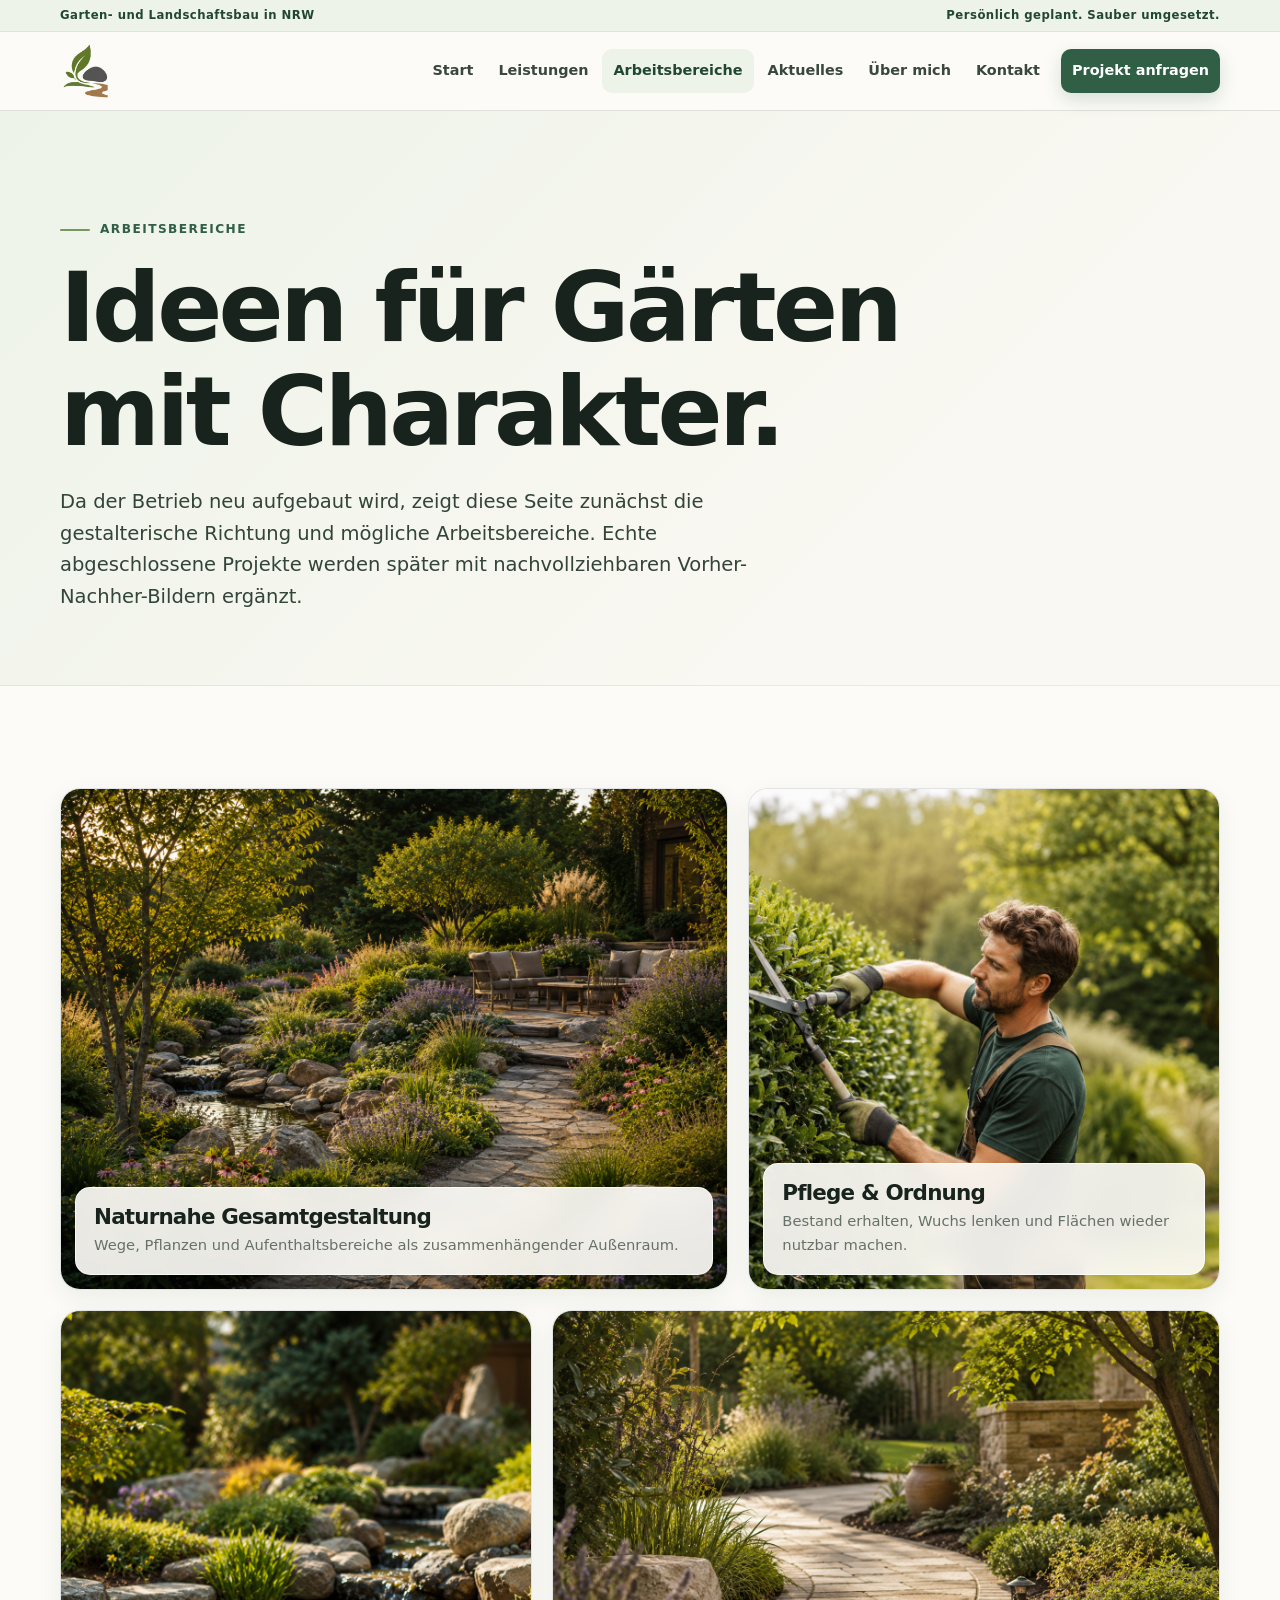
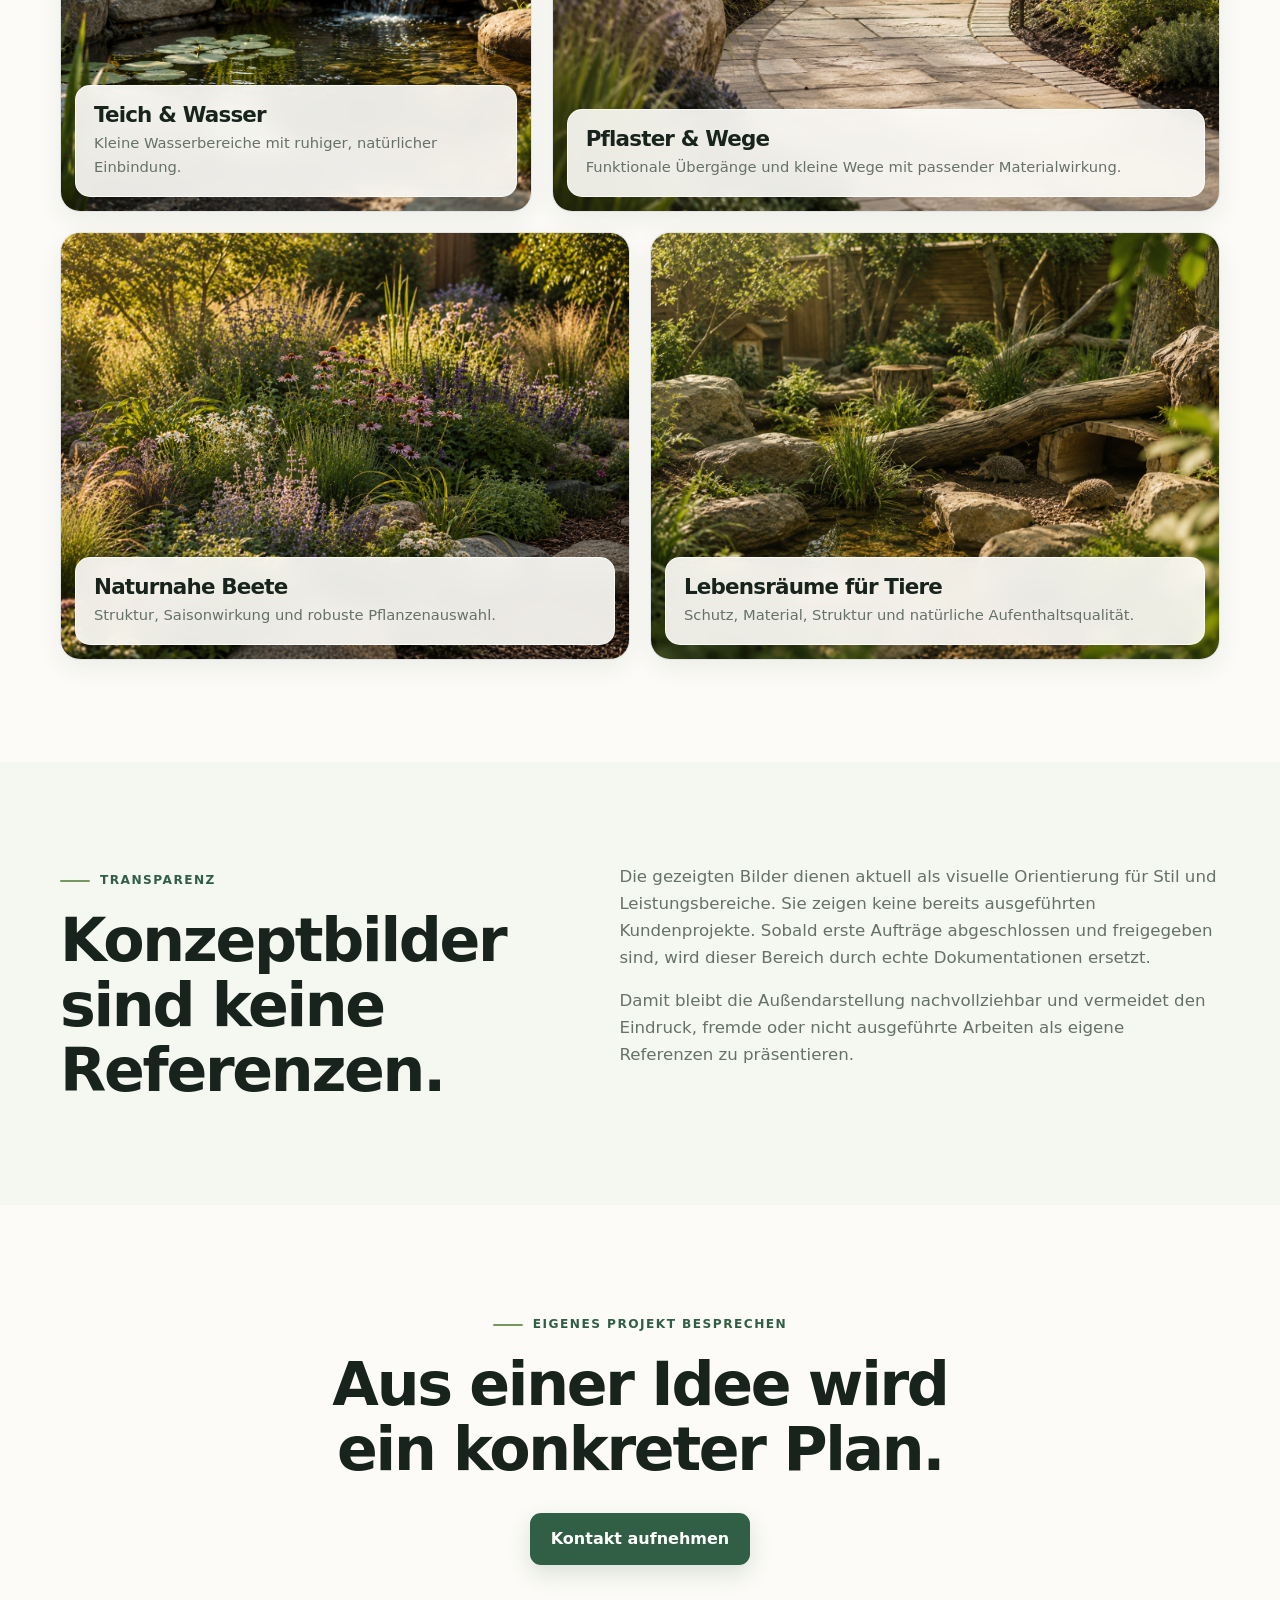
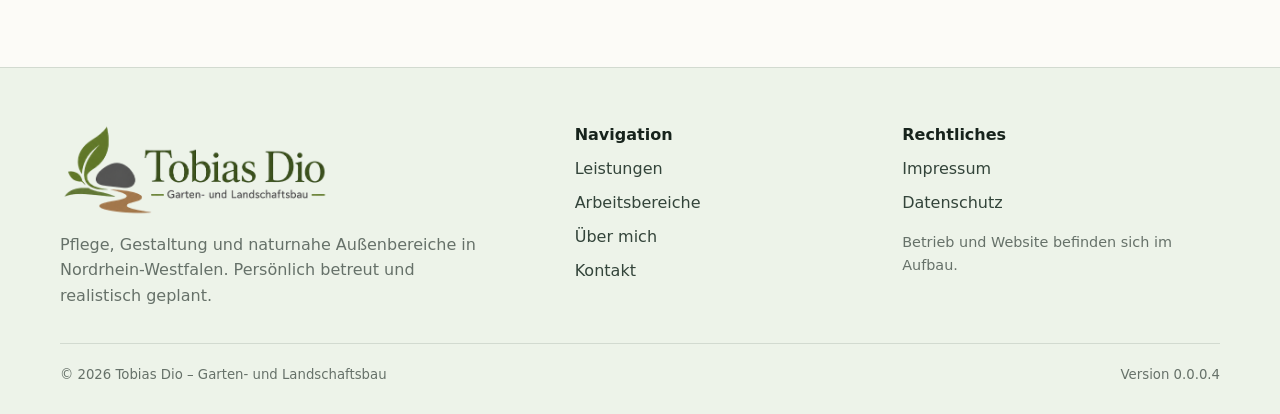
<file: portfolio.html>
<!-- Tobias Dio Website | Version 0.0.0.4 -->
<!doctype html><html lang="de"><head><meta charset="utf-8"><meta name="viewport" content="width=device-width,initial-scale=1"><meta name="site-version" content="0.0.0.4"><title>Arbeitsbereiche | Tobias Dio Garten- und Landschaftsbau</title><meta name="description" content="Einblicke in die Arbeitsbereiche Gartenpflege, Wege, Teiche, naturnahe Beete, Planung und Lebensräume für Tiere."><link rel="icon" type="image/png" href="assets/favicon-64.png"><link rel="stylesheet" href="styles.css"></head><body>
<div class="topbar"><div class="topbar-inner"><span>Garten- und Landschaftsbau in NRW</span><span>Persönlich geplant. Sauber umgesetzt.</span></div></div>
<header class="site-header"><div class="nav-wrap"><a class="brand brand-mark" href="index.html" aria-label="Tobias Dio – Garten- und Landschaftsbau, Startseite"><img class="brand-logo mark-only" src="assets/logo-mark.png" alt="Logo von Tobias Dio – Garten- und Landschaftsbau"></a><button class="nav-toggle" type="button" aria-label="Menü öffnen" aria-expanded="false" data-nav-toggle>☰</button><nav class="nav-links" data-nav-links><a href="index.html">Start</a><a href="angebote.html">Leistungen</a><a class="active" href="portfolio.html">Arbeitsbereiche</a><a href="aktuelles.html">Aktuelles</a><a href="about.html">Über mich</a><a href="kontakt.html">Kontakt</a><a class="nav-cta" href="kontakt.html">Projekt anfragen</a></nav></div></header>
<main><section class="page-hero"><div class="wrap"><p class="eyebrow">Arbeitsbereiche</p><h1>Ideen für Gärten mit Charakter.</h1><p class="lead">Da der Betrieb neu aufgebaut wird, zeigt diese Seite zunächst die gestalterische Richtung und mögliche Arbeitsbereiche. Echte abgeschlossene Projekte werden später mit nachvollziehbaren Vorher-Nachher-Bildern ergänzt.</p></div></section>
<section class="section"><div class="wrap portfolio-grid">
<article class="portfolio-item"><img src="assets/images/gartengestaltung-1.png" alt="Naturnah gestalteter Garten"><div class="portfolio-overlay"><h3>Naturnahe Gesamtgestaltung</h3><p>Wege, Pflanzen und Aufenthaltsbereiche als zusammenhängender Außenraum.</p></div></article>
<article class="portfolio-item"><img src="assets/images/gartenpflege.png" alt="Pflege einer Gartenhecke"><div class="portfolio-overlay"><h3>Pflege & Ordnung</h3><p>Bestand erhalten, Wuchs lenken und Flächen wieder nutzbar machen.</p></div></article>
<article class="portfolio-item"><img src="assets/images/teich-wasser.png" alt="Teich in einem naturnahen Garten"><div class="portfolio-overlay"><h3>Teich & Wasser</h3><p>Kleine Wasserbereiche mit ruhiger, natürlicher Einbindung.</p></div></article>
<article class="portfolio-item"><img src="assets/images/pflaster-wege.png" alt="Gartenweg aus Naturstein"><div class="portfolio-overlay"><h3>Pflaster & Wege</h3><p>Funktionale Übergänge und kleine Wege mit passender Materialwirkung.</p></div></article>
<article class="portfolio-item"><img src="assets/images/naturnahe-beete.png" alt="Blühendes naturnahes Beet"><div class="portfolio-overlay"><h3>Naturnahe Beete</h3><p>Struktur, Saisonwirkung und robuste Pflanzenauswahl.</p></div></article>
<article class="portfolio-item"><img src="assets/images/lebensraeume-tiere.png" alt="Natürlicher Lebensraum für Tiere"><div class="portfolio-overlay"><h3>Lebensräume für Tiere</h3><p>Schutz, Material, Struktur und natürliche Aufenthaltsqualität.</p></div></article>
</div></section>
<section class="section alt"><div class="wrap intro"><div><p class="eyebrow">Transparenz</p><h2>Konzeptbilder sind keine Referenzen.</h2></div><div><p class="copy">Die gezeigten Bilder dienen aktuell als visuelle Orientierung für Stil und Leistungsbereiche. Sie zeigen keine bereits ausgeführten Kundenprojekte. Sobald erste Aufträge abgeschlossen und freigegeben sind, wird dieser Bereich durch echte Dokumentationen ersetzt.</p><p class="copy">Damit bleibt die Außendarstellung nachvollziehbar und vermeidet den Eindruck, fremde oder nicht ausgeführte Arbeiten als eigene Referenzen zu präsentieren.</p></div></div></section>
<section class="section"><div class="wrap" style="text-align:center"><p class="eyebrow">Eigenes Projekt besprechen</p><h2 style="margin-inline:auto">Aus einer Idee wird ein konkreter Plan.</h2><div class="actions" style="justify-content:center"><a class="button" href="kontakt.html">Kontakt aufnehmen</a></div></div></section></main>
<footer class="site-footer"><div class="wrap"><div class="footer-grid"><div class="footer-brand"><img class="footer-logo" src="assets/logo-tobias-dio.png" alt="Tobias Dio – Garten- und Landschaftsbau"><p>Pflege, Gestaltung und naturnahe Außenbereiche in Nordrhein-Westfalen. Persönlich betreut und realistisch geplant.</p></div><div><strong>Navigation</strong><div class="footer-links"><a href="angebote.html">Leistungen</a><a href="portfolio.html">Arbeitsbereiche</a><a href="about.html">Über mich</a><a href="kontakt.html">Kontakt</a></div></div><div><strong>Rechtliches</strong><div class="footer-links"><a href="impressum.html">Impressum</a><a href="datenschutz.html">Datenschutz</a></div><p class="footer-status">Betrieb und Website befinden sich im Aufbau.</p></div></div><div class="footer-bottom"><span>© 2026 Tobias Dio – Garten- und Landschaftsbau</span><span>Version 0.0.0.4</span></div></div></footer><script src="script.js"></script></body></html>
</file>
<file: styles.css>
/* Tobias Dio Website | Version 0.0.0.4 */
:root {
  --ink: #17231c;
  --ink-soft: #33443a;
  --muted: #667169;
  --paper: #fcfbf7;
  --surface: #ffffff;
  --surface-soft: #f5f7f1;
  --field: #edf3e9;
  --field-strong: #e3ecdd;
  --moss: #315f46;
  --moss-dark: #214632;
  --leaf: #76975e;
  --clay: #a86f43;
  --sand: #f2eadf;
  --line: rgba(23, 35, 28, .12);
  --line-strong: rgba(49, 95, 70, .24);
  --shadow: 0 18px 44px rgba(34, 56, 42, .09);
  --shadow-soft: 0 8px 24px rgba(34, 56, 42, .07);
  --radius-sm: 12px;
  --radius: 20px;
  --radius-lg: 30px;
  --header-height: 78px;
}

* { box-sizing: border-box; }
html { scroll-behavior: smooth; }
body {
  margin: 0;
  color: var(--ink);
  background: var(--paper);
  font-family: Inter, ui-sans-serif, system-ui, -apple-system, BlinkMacSystemFont, "Segoe UI", sans-serif;
  line-height: 1.62;
  text-rendering: optimizeLegibility;
  -webkit-font-smoothing: antialiased;
}
body.nav-open { overflow: hidden; }
img { display: block; max-width: 100%; }
a { color: inherit; text-decoration: none; }
button, input, textarea, select { font: inherit; }
button, a { -webkit-tap-highlight-color: transparent; }
:focus-visible { outline: 3px solid rgba(118,151,94,.42); outline-offset: 3px; }

.wrap { width: min(1160px, calc(100% - 40px)); margin-inline: auto; }
.section { padding: clamp(70px, 8vw, 104px) 0; }
.section.alt { background: var(--surface-soft); }
.section.compact { padding: 48px 0; }

.eyebrow {
  display: inline-flex;
  align-items: center;
  gap: 10px;
  margin: 0 0 17px;
  color: var(--moss);
  font-size: .76rem;
  font-weight: 900;
  letter-spacing: .12em;
  text-transform: uppercase;
}
.eyebrow::before { content: ""; width: 30px; height: 2px; background: var(--leaf); border-radius: 10px; }

h1, h2, h3 { margin: 0; line-height: 1.08; letter-spacing: -.038em; }
h1 { max-width: 10ch; font-size: clamp(3rem, 7.5vw, 6.2rem); }
h2 { max-width: 15ch; font-size: clamp(2.05rem, 4.7vw, 3.85rem); }
h3 { font-size: clamp(1.14rem, 1.8vw, 1.34rem); }
p { margin: 0; }
.lead { max-width: 690px; margin-top: 22px; color: var(--ink-soft); font-size: clamp(1.04rem, 1.8vw, 1.22rem); }
.copy { color: var(--muted); font-size: 1.04rem; }
.copy + .copy { margin-top: 16px; }

/* Header */
.topbar { background: var(--field); border-bottom: 1px solid rgba(49,95,70,.09); color: var(--moss-dark); }
.topbar-inner {
  width: min(1160px, calc(100% - 40px));
  min-height: 31px;
  margin-inline: auto;
  display: flex;
  align-items: center;
  justify-content: space-between;
  gap: 20px;
  font-size: .73rem;
  font-weight: 800;
  letter-spacing: .04em;
}
.site-header {
  position: sticky;
  top: 0;
  z-index: 30;
  background: rgba(252,251,247,.94);
  border-bottom: 1px solid var(--line);
  backdrop-filter: blur(18px);
}
.nav-wrap {
  width: min(1160px, calc(100% - 40px));
  min-height: var(--header-height);
  margin-inline: auto;
  display: flex;
  align-items: center;
  justify-content: space-between;
  gap: 22px;
}
.brand { display: inline-flex; align-items: center; flex: 0 0 auto; }
.brand-logo { height: auto; object-fit: contain; }
.brand-logo.mark-only { width: 51px; }
.nav-links { display: flex; align-items: center; gap: 3px; }
.nav-links a {
  padding: 10px 11px;
  border-radius: 10px;
  color: #39473e;
  font-size: .9rem;
  font-weight: 800;
  transition: background .18s ease, color .18s ease, transform .18s ease;
}
.nav-links a:hover, .nav-links a.active { background: var(--field); color: var(--moss-dark); }
.nav-links .nav-cta { margin-left: 7px; background: var(--moss); color: #fff; box-shadow: 0 7px 18px rgba(49,95,70,.18); }
.nav-links .nav-cta:hover { background: var(--moss-dark); color: #fff; transform: translateY(-1px); }
.nav-toggle {
  display: none;
  place-items: center;
  width: 45px;
  height: 45px;
  padding: 0;
  border: 1px solid var(--line);
  border-radius: 12px;
  background: #fff;
  color: var(--ink);
  font-size: 1.22rem;
  cursor: pointer;
}

/* Buttons */
.actions { display: flex; flex-wrap: wrap; gap: 12px; margin-top: 31px; }
.button {
  display: inline-flex;
  align-items: center;
  justify-content: center;
  min-height: 49px;
  padding: 12px 20px;
  border: 1px solid transparent;
  border-radius: 11px;
  background: var(--moss);
  color: #fff;
  font-weight: 900;
  box-shadow: 0 9px 22px rgba(49,95,70,.16);
  transition: transform .18s ease, background .18s ease, box-shadow .18s ease;
}
.button:hover { background: var(--moss-dark); transform: translateY(-1px); box-shadow: 0 12px 26px rgba(49,95,70,.21); }
.button.secondary { border-color: var(--line); background: #fff; color: var(--ink); box-shadow: none; }
.button.secondary:hover { border-color: var(--line-strong); background: var(--surface-soft); }

/* Homepage hero */
.hero {
  position: relative;
  overflow: hidden;
  padding: clamp(46px, 6vw, 78px) 0 clamp(58px, 7vw, 86px);
  background:
    linear-gradient(90deg, rgba(252,251,247,.96) 0%, rgba(252,251,247,.87) 42%, rgba(252,251,247,.36) 100%),
    url('assets/images/gartengestaltung-1.png') center / cover no-repeat;
}
.hero::after {
  content: "";
  position: absolute;
  inset: auto -8% -180px 34%;
  height: 330px;
  border-radius: 50%;
  background: rgba(237,243,233,.72);
  filter: blur(2px);
  pointer-events: none;
}
.hero-grid {
  position: relative;
  z-index: 1;
  width: min(1160px, calc(100% - 40px));
  margin-inline: auto;
  display: grid;
  grid-template-columns: minmax(0, 1.06fr) minmax(330px, .94fr);
  gap: clamp(28px, 4vw, 48px);
  align-items: center;
}
.hero-copy {
  padding: clamp(24px, 3vw, 38px);
  border: 1px solid rgba(255,255,255,.82);
  border-radius: var(--radius-lg);
  background: rgba(252,251,247,.78);
  box-shadow: var(--shadow);
  backdrop-filter: blur(9px);
}
.hero-logo { width: min(100%, 535px); margin: 0 0 20px; }
.hero h1 { max-width: 8.7ch; }
.hero-highlights { display: grid; grid-template-columns: repeat(3, minmax(0,1fr)); gap: 11px; margin-top: 26px; }
.hero-highlights > div {
  padding: 15px;
  border: 1px solid var(--line);
  border-radius: 15px;
  background: rgba(255,255,255,.78);
}
.hero-highlights strong { display: block; font-size: .91rem; line-height: 1.28; }
.hero-highlights span { display: block; margin-top: 5px; color: var(--muted); font-size: .84rem; line-height: 1.45; }
.hero-aside { display: grid; gap: 17px; }
.hero-aside-image {
  position: relative;
  min-height: 455px;
  overflow: hidden;
  border: 7px solid rgba(255,255,255,.88);
  border-radius: var(--radius-lg);
  background: #fff;
  box-shadow: var(--shadow);
}
.hero-aside-image img { width: 100%; height: 100%; object-fit: cover; }
.hero-badge {
  position: absolute;
  inset: auto 16px 16px;
  padding: 17px;
  border: 1px solid rgba(255,255,255,.72);
  border-radius: 17px;
  background: rgba(252,251,247,.9);
  color: var(--ink-soft);
  box-shadow: var(--shadow-soft);
  backdrop-filter: blur(12px);
}
.hero-badge strong { display: block; color: var(--ink); }
.hero-badge span { display: block; margin-top: 5px; font-size: .89rem; line-height: 1.48; }
.hero-panel {
  padding: 22px 24px;
  border: 1px solid var(--line);
  border-radius: var(--radius);
  background: rgba(255,255,255,.94);
  box-shadow: var(--shadow-soft);
}
.hero-panel h3 { max-width: 18ch; }
.hero-list { margin: 16px 0 0; padding: 0; list-style: none; display: grid; grid-template-columns: 1fr 1fr; gap: 9px 16px; }
.hero-list li { position: relative; padding-left: 20px; color: var(--ink-soft); font-size: .9rem; }
.hero-list li::before { content: ""; position: absolute; left: 0; top: .65em; width: 7px; height: 7px; border-radius: 50%; background: var(--leaf); }

/* General content */
.trust-strip {
  display: grid;
  grid-template-columns: repeat(4, 1fr);
  gap: 1px;
  overflow: hidden;
  border: 1px solid var(--line);
  border-radius: var(--radius);
  background: var(--line);
  box-shadow: var(--shadow-soft);
}
.trust-item { padding: 22px; background: #fff; }
.trust-item strong { display: block; font-size: .98rem; }
.trust-item span { display: block; margin-top: 5px; color: var(--muted); font-size: .87rem; }
.intro { display: grid; grid-template-columns: .9fr 1.1fr; gap: clamp(38px, 6vw, 68px); align-items: start; }
.grid { display: grid; gap: 22px; }
.grid.three { grid-template-columns: repeat(3, minmax(0,1fr)); }
.grid.two { grid-template-columns: repeat(2, minmax(0,1fr)); }
.card {
  overflow: hidden;
  border: 1px solid var(--line);
  border-radius: var(--radius);
  background: #fff;
  box-shadow: var(--shadow-soft);
  transition: transform .2s ease, box-shadow .2s ease, border-color .2s ease;
}
.card:hover { transform: translateY(-3px); border-color: var(--line-strong); box-shadow: var(--shadow); }
.card-image { width: 100%; aspect-ratio: 16 / 10; object-fit: cover; }
.card-body { padding: 24px; }
.tag { display: inline-block; margin-bottom: 14px; color: var(--moss); font-size: .74rem; font-weight: 900; letter-spacing: .09em; text-transform: uppercase; }
.card p { margin-top: 11px; color: var(--muted); }
.service-link { display: inline-flex; margin-top: 17px; color: var(--moss); font-weight: 900; }
.service-link::after { content: "→"; margin-left: 8px; }

.feature-band {
  display: grid;
  grid-template-columns: 1.04fr .96fr;
  min-height: 480px;
  overflow: hidden;
  border: 1px solid var(--line);
  border-radius: var(--radius-lg);
  background: #fff;
  color: var(--ink);
  box-shadow: var(--shadow);
}
.feature-band .visual { min-height: 340px; background: center / cover no-repeat; }
.feature-band .text { padding: clamp(34px, 6vw, 68px); align-self: center; }
.feature-band .text p { margin-top: 19px; color: var(--muted); }
.feature-band h2 { max-width: 13ch; }
.feature-band .button { background: var(--moss); color: #fff; }
.feature-band-light { background: var(--field); }

.split-highlight { display: grid; grid-template-columns: .98fr 1.02fr; gap: 34px; align-items: center; }
.split-copy { padding-right: 10px; }
.mini-points { display: grid; gap: 12px; margin-top: 25px; }
.mini-points > div { padding: 16px 18px; border: 1px solid var(--line); border-radius: 15px; background: #fff; box-shadow: var(--shadow-soft); }
.mini-points strong { display: block; }
.mini-points span { display: block; margin-top: 5px; color: var(--muted); font-size: .92rem; }
.split-image-card { overflow: hidden; border: 7px solid #fff; border-radius: var(--radius-lg); box-shadow: var(--shadow); }
.split-image-card img { width: 100%; min-height: 430px; height: 100%; object-fit: cover; }

.process { display: grid; grid-template-columns: repeat(4,1fr); gap: 18px; counter-reset: step; }
.process-item {
  padding: 25px;
  border: 1px solid var(--line);
  border-top: 4px solid var(--leaf);
  border-radius: 0 0 var(--radius) var(--radius);
  background: #fff;
  box-shadow: var(--shadow-soft);
}
.process-item::before { counter-increment: step; content: "0" counter(step); display: block; margin-bottom: 15px; color: var(--clay); font-size: .78rem; font-weight: 900; letter-spacing: .08em; }
.process-item p { margin-top: 9px; color: var(--muted); }

/* Subpages */
.page-hero {
  padding: clamp(72px, 8vw, 102px) 0 clamp(52px, 6vw, 72px);
  background: linear-gradient(135deg, var(--field), #faf8f2 72%);
  border-bottom: 1px solid rgba(49,95,70,.08);
}
.page-hero h1 { max-width: 13ch; }
.service-detail { display: grid; grid-template-columns: 1fr 1fr; gap: clamp(30px, 5vw, 54px); align-items: center; padding: 34px 0; }
.service-detail:nth-child(even) .service-media { order: 2; }
.service-media img { width: 100%; aspect-ratio: 4 / 3; object-fit: cover; border: 6px solid #fff; border-radius: var(--radius); box-shadow: var(--shadow); }
.service-copy ul { margin: 20px 0 0; padding: 0; list-style: none; display: grid; gap: 9px; }
.service-copy li { position: relative; padding-left: 22px; color: var(--muted); }
.service-copy li::before { content: ""; position: absolute; left: 0; top: .68em; width: 7px; height: 7px; border-radius: 50%; background: var(--leaf); }

.portfolio-grid { display: grid; grid-template-columns: repeat(12, 1fr); gap: 20px; }
.portfolio-item { position: relative; min-height: 330px; overflow: hidden; border: 1px solid var(--line); border-radius: var(--radius); background: #fff; box-shadow: var(--shadow-soft); }
.portfolio-item:nth-child(1), .portfolio-item:nth-child(4) { grid-column: span 7; }
.portfolio-item:nth-child(2), .portfolio-item:nth-child(3) { grid-column: span 5; }
.portfolio-item:nth-child(n+5) { grid-column: span 6; }
.portfolio-item img { width: 100%; height: 100%; object-fit: cover; transition: transform .4s ease; }
.portfolio-item:hover img { transform: scale(1.025); }
.portfolio-overlay {
  position: absolute;
  inset: auto 14px 14px;
  padding: 17px 18px;
  border: 1px solid rgba(255,255,255,.76);
  border-radius: 15px;
  background: rgba(252,251,247,.92);
  color: var(--ink);
  box-shadow: var(--shadow-soft);
  backdrop-filter: blur(10px);
}
.portfolio-overlay p { margin-top: 5px; color: var(--muted); font-size: .92rem; }

.timeline { display: grid; gap: 15px; }
.timeline-item { padding: 19px 21px; border: 1px solid var(--line); border-left: 4px solid var(--leaf); border-radius: 0 13px 13px 0; background: #fff; box-shadow: var(--shadow-soft); }
.timeline-item p { margin-top: 6px; color: var(--muted); }
.contact-box { display: grid; grid-template-columns: .9fr 1.1fr; gap: 26px; align-items: start; }
.contact-card, .form-card { padding: 29px; }
.list { display: grid; gap: 12px; margin: 21px 0 0; padding: 0; list-style: none; }
.list li { padding-top: 12px; border-top: 1px solid var(--line); color: var(--muted); }
form { display: grid; gap: 14px; }
label { display: grid; gap: 6px; color: var(--ink-soft); font-weight: 800; }
input, textarea, select { width: 100%; padding: 13px 14px; border: 1px solid var(--line); border-radius: 11px; background: #fff; color: var(--ink); }
input:focus, textarea:focus, select:focus { border-color: var(--leaf); outline: 3px solid rgba(118,151,94,.14); }
textarea { min-height: 148px; resize: vertical; }
.notice { padding: 17px; border: 1px solid rgba(168,111,67,.22); border-left: 4px solid var(--clay); border-radius: 0 11px 11px 0; background: #fff8ef; color: #5b4937; }

/* Legal pages */
.legal-layout, .legal-content { display: grid; grid-template-columns: minmax(0,1.45fr) minmax(260px,.55fr); gap: 28px; align-items: start; }
.legal-card { padding: clamp(25px, 4vw, 42px); border: 1px solid var(--line); border-radius: var(--radius); background: #fff; box-shadow: var(--shadow-soft); }
.legal-card h2 { max-width: none; margin: 34px 0 14px; font-size: clamp(1.55rem, 3vw, 2.2rem); }
.legal-card h2:first-child { margin-top: 0; }
.legal-card h3 { margin: 26px 0 10px; }
.legal-card p + p { margin-top: 14px; }
.legal-note { position: sticky; top: 130px; padding: 23px; border: 1px solid rgba(168,111,67,.24); border-radius: var(--radius); background: #fff8ef; color: #5a493a; }
.legal-note p { margin-top: 12px; }
.required-field { padding: 15px; border: 1px dashed rgba(168,111,67,.5); border-radius: 11px; background: #fff7ec; }

/* Light footer */
.site-footer { padding: 54px 0 28px; border-top: 1px solid var(--line); background: var(--field); color: var(--ink-soft); }
.footer-grid { display: grid; grid-template-columns: 1.35fr .82fr .9fr; gap: 38px; align-items: start; }
.footer-brand { display: grid; gap: 14px; }
.footer-logo { width: min(100%, 270px); height: auto; }
.footer-brand p { max-width: 440px; color: var(--muted); }
.footer-grid strong { display: block; margin-bottom: 8px; color: var(--ink); }
.footer-links { display: grid; gap: 8px; }
.footer-links a { color: var(--ink-soft); }
.footer-links a:hover { color: var(--moss); }
.footer-status { margin-top: 15px; color: var(--muted); font-size: .9rem; }
.footer-bottom { margin-top: 34px; padding-top: 20px; border-top: 1px solid var(--line); display: flex; justify-content: space-between; gap: 16px; color: var(--muted); font-size: .83rem; }
.legal-placeholder { color: var(--muted); }

@media (max-width: 1040px) {
  .nav-links a { padding-inline: 8px; font-size: .85rem; }
  .nav-links .nav-cta { display: none; }
  .hero-grid { grid-template-columns: minmax(0,1fr) minmax(300px,.78fr); }
  .hero-highlights { grid-template-columns: 1fr; }
  .hero-highlights > div { display: grid; grid-template-columns: 155px 1fr; gap: 10px; align-items: center; }
  .hero-highlights span { margin-top: 0; }
}

@media (max-width: 860px) {
  :root { --header-height: 70px; }
  .topbar-inner { width: min(100% - 28px,1160px); }
  .topbar-inner span:last-child { display: none; }
  .nav-wrap { width: min(100% - 28px,1160px); }
  .brand-logo.mark-only { width: 46px; }
  .nav-toggle { display: grid; }
  .nav-links {
    position: fixed;
    top: calc(31px + var(--header-height) + 8px);
    left: 14px;
    right: 14px;
    display: none;
    max-height: calc(100dvh - 125px);
    overflow-y: auto;
    flex-direction: column;
    align-items: stretch;
    gap: 3px;
    padding: 12px;
    border: 1px solid var(--line);
    border-radius: 18px;
    background: rgba(255,255,255,.98);
    box-shadow: 0 22px 60px rgba(34,56,42,.16);
  }
  .nav-links.open { display: flex; }
  .nav-links a { padding: 13px 14px; font-size: .96rem; }
  .nav-links .nav-cta { display: flex; margin: 6px 0 0; justify-content: center; background: var(--moss); color: #fff; }
  .hero { padding: 38px 0 54px; background: linear-gradient(180deg, rgba(252,251,247,.9), rgba(252,251,247,.8)), url('assets/images/gartengestaltung-1.png') center / cover no-repeat; }
  .hero-grid { grid-template-columns: 1fr; width: min(100% - 28px,1160px); }
  .hero-copy { padding: 24px; }
  .hero-logo { width: min(100%, 480px); }
  .hero-highlights { grid-template-columns: repeat(3, minmax(0,1fr)); }
  .hero-highlights > div { display: block; }
  .hero-highlights span { margin-top: 5px; }
  .hero-aside { grid-template-columns: 1.1fr .9fr; align-items: stretch; }
  .hero-aside-image { min-height: 350px; }
  .hero-panel { display: flex; flex-direction: column; justify-content: center; }
  .hero-list { grid-template-columns: 1fr; }
  .intro, .feature-band, .split-highlight, .contact-box, .service-detail, .grid.three, .grid.two, .legal-layout, .legal-content { grid-template-columns: 1fr; }
  .service-detail:nth-child(even) .service-media { order: initial; }
  .trust-strip, .process { grid-template-columns: repeat(2,1fr); }
  .portfolio-item, .portfolio-item:nth-child(n) { grid-column: span 12; }
  .footer-grid { grid-template-columns: 1.25fr 1fr; }
  .legal-note { position: static; }
}

@media (max-width: 600px) {
  .wrap { width: min(100% - 28px,1160px); }
  .section { padding: 62px 0; }
  .section.compact { padding: 34px 0; }
  .topbar-inner { min-height: 28px; font-size: .66rem; }
  .nav-links { top: calc(28px + var(--header-height) + 7px); }
  .hero { padding: 24px 0 44px; }
  .hero-grid { width: min(100% - 20px,1160px); gap: 14px; }
  .hero-copy { padding: 19px; border-radius: 22px; }
  .hero-logo { width: min(100%, 350px); margin-bottom: 14px; }
  .hero .eyebrow { margin-bottom: 12px; font-size: .68rem; }
  .hero h1 { font-size: clamp(2.85rem, 14.5vw, 4.25rem); max-width: 8.8ch; }
  .lead { margin-top: 17px; font-size: 1.02rem; }
  .actions { display: grid; grid-template-columns: 1fr; margin-top: 24px; }
  .button { width: 100%; }
  .hero-highlights { grid-template-columns: 1fr; margin-top: 20px; }
  .hero-highlights > div { display: grid; grid-template-columns: 138px 1fr; gap: 9px; align-items: center; padding: 13px; }
  .hero-highlights span { margin-top: 0; }
  .hero-aside { grid-template-columns: 1fr; gap: 12px; }
  .hero-aside-image { min-height: 285px; border-width: 5px; border-radius: 22px; }
  .hero-badge { position: static; margin: 10px; padding: 14px; }
  .hero-panel { padding: 19px; }
  .hero-list { gap: 8px; }
  .trust-strip, .process, .footer-grid { grid-template-columns: 1fr; }
  .trust-item { padding: 18px; }
  .grid { gap: 16px; }
  .card-body, .contact-card, .form-card { padding: 21px; }
  .feature-band { min-height: auto; border-radius: 22px; }
  .feature-band .visual { min-height: 260px; }
  .feature-band .text { padding: 27px 23px 30px; }
  .split-image-card { border-width: 5px; border-radius: 22px; }
  .split-image-card img { min-height: 300px; }
  .process { gap: 13px; }
  .process-item { padding: 21px; }
  .page-hero { padding: 58px 0 42px; }
  .page-hero h1 { font-size: clamp(2.65rem, 13vw, 4rem); }
  .service-detail { padding: 18px 0 34px; }
  .service-media img { border-width: 4px; }
  .portfolio-grid { gap: 15px; }
  .portfolio-item { min-height: 285px; }
  .portfolio-overlay { inset: auto 10px 10px; padding: 15px; }
  .legal-card { padding: 22px 19px; }
  .footer-logo { width: min(100%, 235px); }
  .footer-bottom { flex-direction: column; gap: 5px; }
}

@media (prefers-reduced-motion: reduce) {
  *, *::before, *::after { scroll-behavior: auto !important; transition: none !important; }
}
</file>
